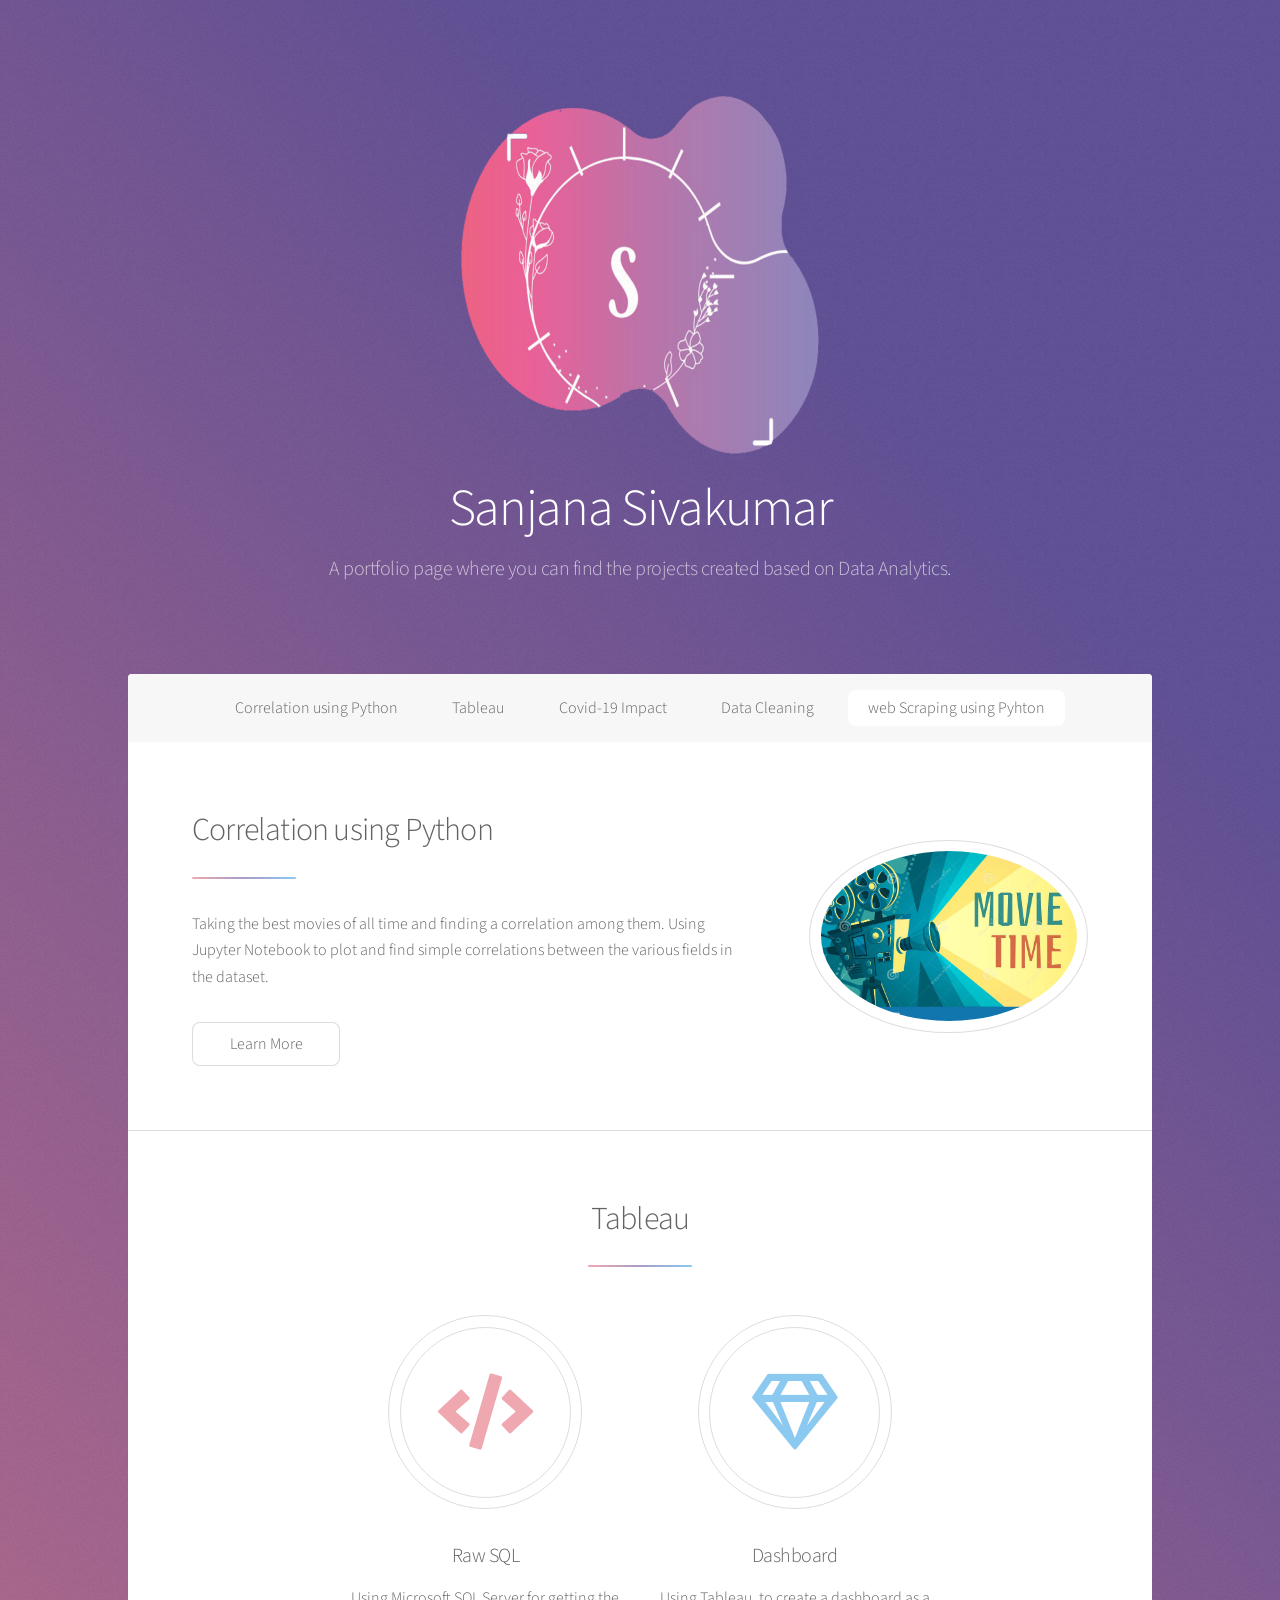
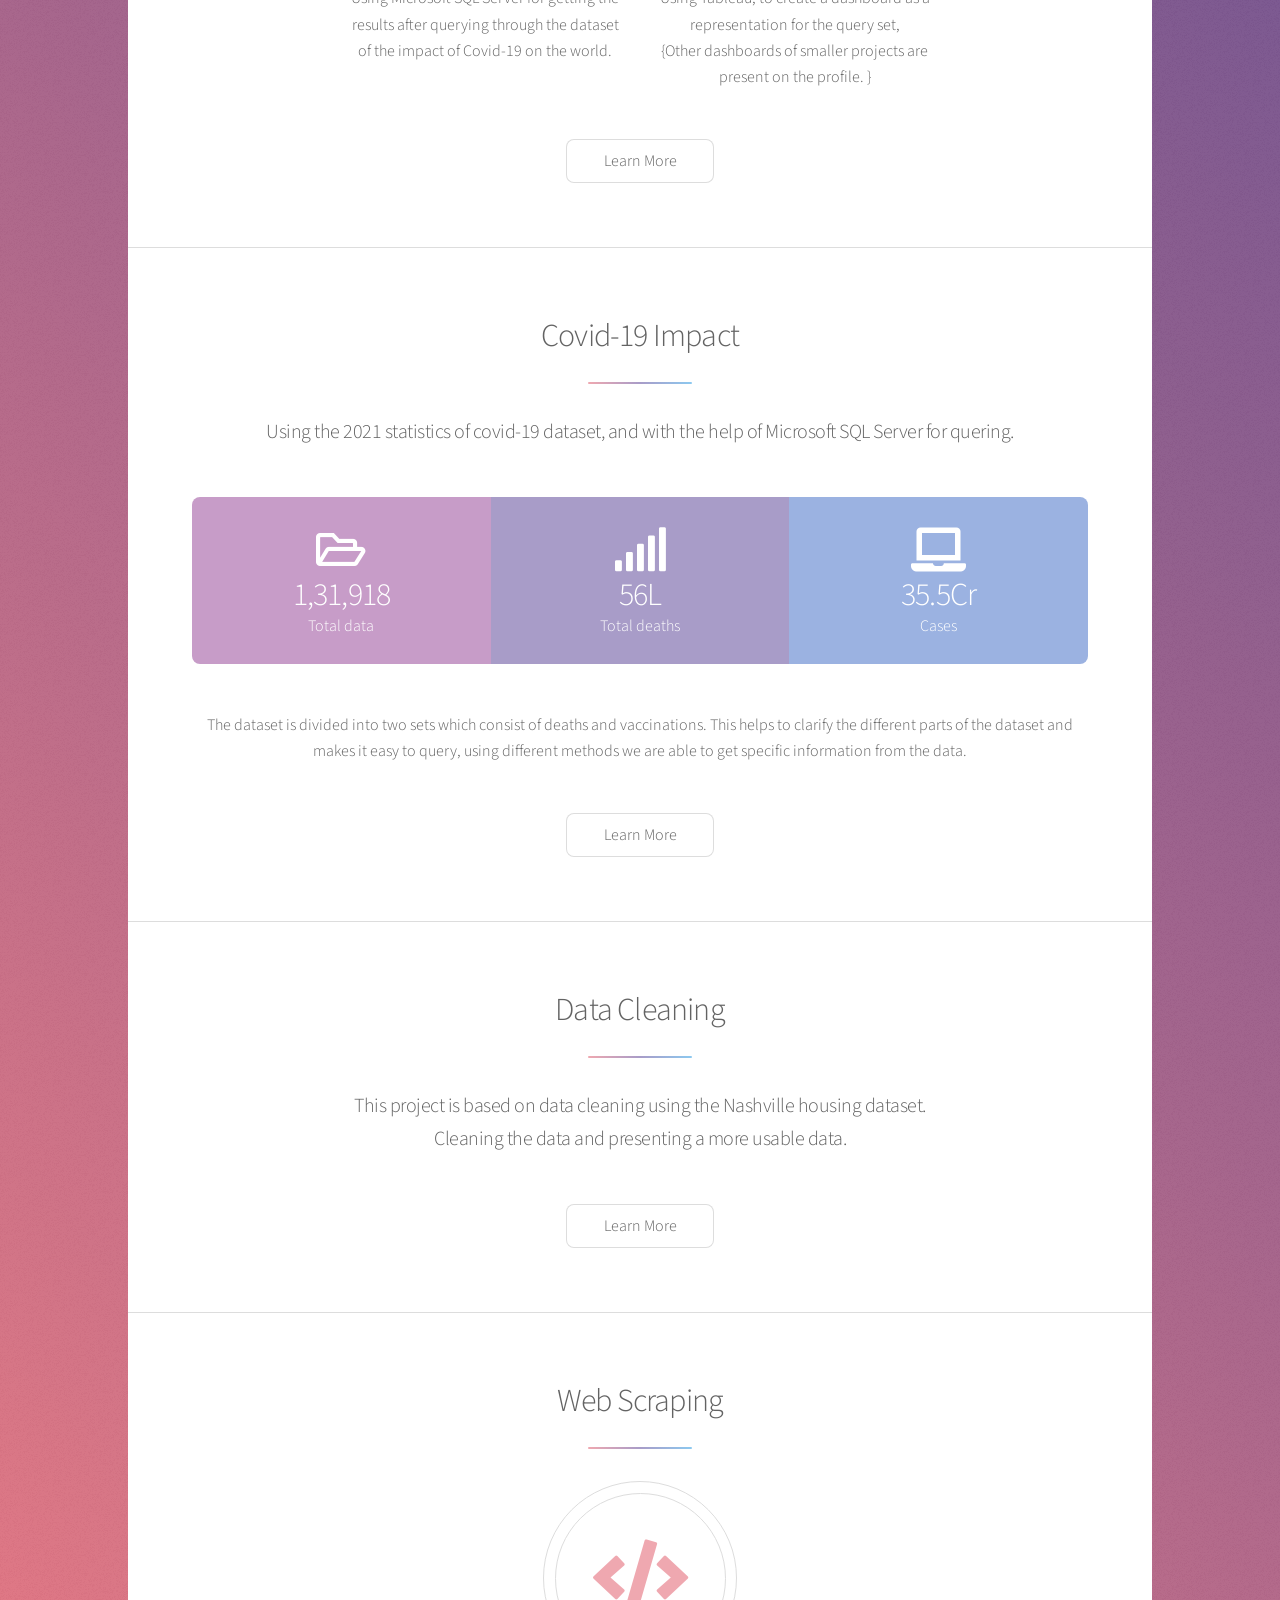
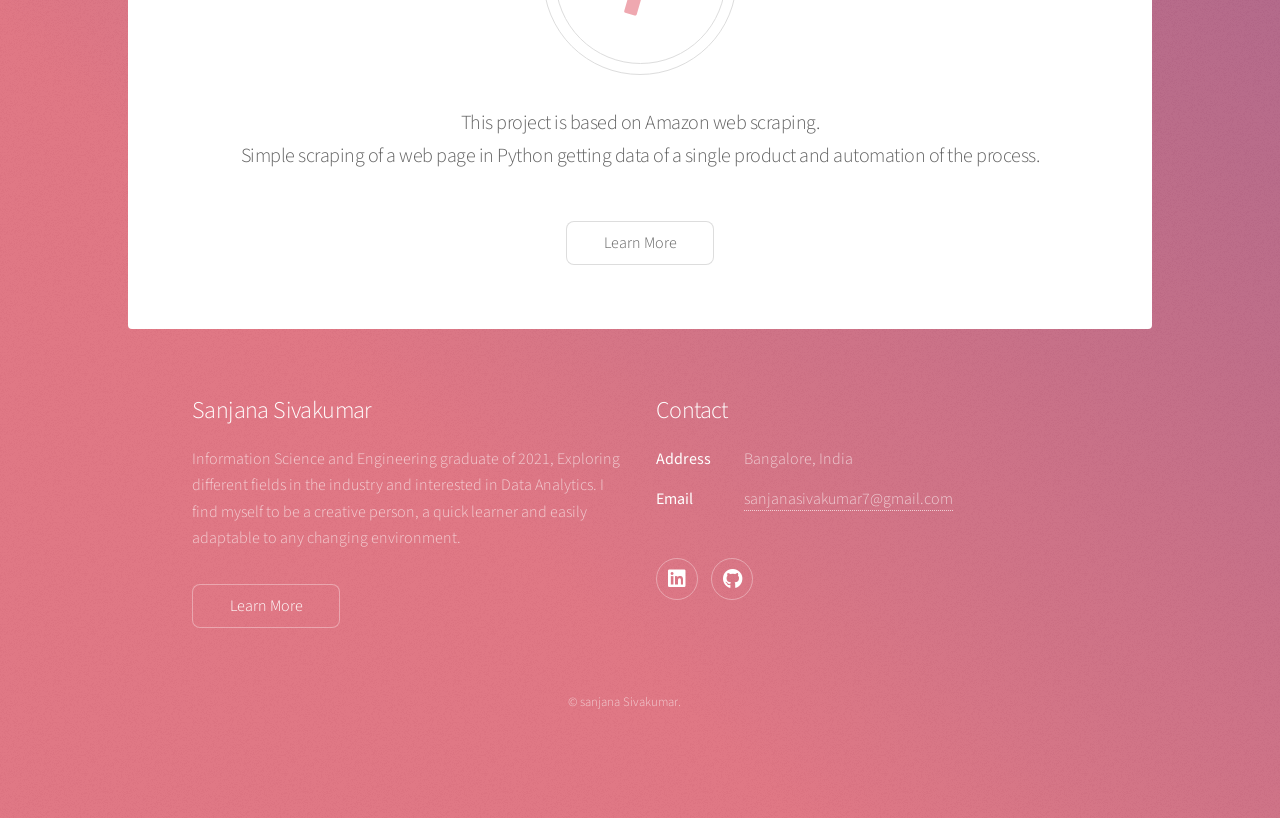
<file: index.html>
<!DOCTYPE HTML>
<!--
	Stellar by HTML5 UP
	html5up.net | @ajlkn
	Free for personal and commercial use under the CCA 3.0 license (html5up.net/license)
-->
<html>
	<head>
		<title>Portfolio Website</title>
		<meta charset="utf-8" />
		<meta name="viewport" content="width=device-width, initial-scale=1, user-scalable=no" />
		<link rel="stylesheet" href="assets/css/main.css" />
		<noscript><link rel="stylesheet" href="assets/css/noscript.css" /></noscript>
	</head>
	<body class="is-preload">

		<!-- Wrapper -->
			<div id="wrapper">

				<!-- Header -->
					<header id="header" class="alt">
						<span class="logo"><img src="images/san.png" alt="" /></span>
						<h1>Sanjana Sivakumar</h1>
						<p>A portfolio page where you can find the projects
							 created based on Data Analytics.<br />
						<!-- Socials <a href="https://twitter.com/ajlkn">@ajlkn</a> for <a href="https://html5up.net">HTML5 UP</a>.</p> -->
					</header>

				<!-- Nav -->
					<nav id="nav">
						<ul>
							<li><a href="#intro" class="active">Correlation using Python</a></li>
							<li><a href="#first">Tableau</a></li>
							<li><a href="#second">Covid-19 Impact</a></li>
							<li><a href="#cta">Data Cleaning</a></li>
							<li><a href="#cta2">web Scraping using Pyhton</a></li>
						</ul>
					</nav>

				<!-- Main -->
					<div id="main">

						<!-- Introduction -->
							<section id="intro" class="main">
								<div class="spotlight">
									<div class="content">
										<header class="major">
											<h2>Correlation using Python</h2>
										</header>
										<p>Taking the best movies of all time and finding a correlation among them. Using Jupyter Notebook to plot and find simple correlations between the various fields in the dataset.	</p>
										<ul class="actions">
											<li><a href="https://github.com/sanjanasivakumar7/Portfolio-project/blob/main/Correlation.ipynb" class="button">Learn More</a></li>
										</ul>
									</div>
									<span class="image"><img src="images/pic01.jpg" alt="" /></span>
								</div>
							</section>

						<!-- First Section -->
							<section id="first" class="main special">
								<header class="major">
									<h2>Tableau</h2>
								</header>
								<ul class="features">
									<li>
										<span class="icon solid major style1 fa-code"></span>
										<h3>Raw SQL</h3>
										<p>Using Microsoft SQL Server for getting the results after querying through the dataset of the impact of Covid-19 on the world.</p>

									</li>
									<li>
										<span class="icon major style5 fa-gem"></span>
										<h3>Dashboard</h3>
										<p>Using Tableau, to create a dashboard as a representation for the query set,</br>{Other dashboards of smaller projects are present on the profile. }</p>
									</li>
								</ul>
								<footer class="major">
									<ul class="actions special">
										<li><a href="https://public.tableau.com/app/profile/sanjana.sivakumar3087/viz/coviddatadashboard_16388023904050/Dashboard1#1" class="button">Learn More</a></li>
									</ul>
								</footer>
							</section>

						<!-- Second Section -->
							<section id="second" class="main special">
								<header class="major">
									<h2>Covid-19 Impact</h2>
									<p>Using the 2021 statistics of covid-19 dataset, and with the help of Microsoft SQL Server for quering.<br />
									</p>
								</header>
								<ul class="statistics">
									<!-- <li class="style1">
										<span class="icon solid fa-code-branch"></span>
										<strong>5,120</strong> Etiam
									</li> -->
									<li class="style2">
										<span class="icon fa-folder-open"></span>
										<strong>1,31,918</strong> Total data
									</li>
									<li class="style3">
										<span class="icon solid fa-signal"></span>
										<strong>56L</strong> Total deaths
									</li>
									<li class="style4">
										<span class="icon solid fa-laptop"></span>
										<strong>35.5Cr</strong> Cases
									</li>
									<!-- <li class="style5">
										<span class="icon fa-gem"></span>
										<strong>1,024</strong> Nullam
									</li> -->
								</ul>
								<p class="content">The dataset is divided into two sets which consist of deaths and vaccinations. This helps to clarify the different parts of the dataset and makes it easy to query, using different methods we are able to get specific information from the data. </p>
								<footer class="major">
									<ul class="actions special">
										<li><a href="https://github.com/sanjanasivakumar7/Portfolio-project/blob/main/covid_data.sql" class="button">Learn More</a></li>
									</ul>
								</footer>
							</section>

						<!-- Get Started -->
							<section id="cta" class="main special">
								<header class="major">
									<h2>Data Cleaning</h2>
									<p>This project is based on data cleaning using the Nashville housing dataset. <br />
									Cleaning the data and presenting a more usable data.</p>
								</header>
								<footer class="major">
									<ul class="actions special">
										<!-- <li><a href="generic.html" class="button primary">Get Started</a></li> -->
										<li><a href="https://github.com/sanjanasivakumar7/Portfolio-project/blob/main/NHcleaning.sql" class="button">Learn More</a></li>
									</ul>
								</footer>
							</section>

							<!-- Get Started2 -->
								<section id="cta2" class="main special">
									<header class="major">
										<h2>Web Scraping</h2>
										<span class="icon solid major style1 fa-code"></span>
										<p>This project is based on Amazon web scraping. <br />
										Simple scraping of a web page in Python getting data of a single product and automation of the process.</p>
									</header>
									<footer class="major">
										<ul class="actions special">
											<!-- <li><a href="generic.html" class="button primary">Get Started</a></li> -->
											<li><a href="https://github.com/sanjanasivakumar7/Portfolio-project/blob/main/WS1.ipynb" class="button">Learn More</a></li>
										</ul>
									</footer>
								</section>

					</div>

				<!-- Footer -->
					<footer id="footer">
						<section>
							<h2>Sanjana Sivakumar</h2>
							<p>Information Science and Engineering graduate of 2021, Exploring different fields in the industry and interested in Data Analytics.
							I find myself to be a creative person, a quick learner and easily adaptable to any changing environment.  </p>
							<ul class="actions">
								<li><a href="generic.html" class="button">Learn More</a></li>
							</ul>
						</section>
						<section>
							<h2>Contact</h2>
							<dl class="alt">
								<dt>Address</dt>
								<dd>Bangalore, India</dd>
								<!-- <dt>Phone</dt>
								<dd>+91 </dd> -->
								<dt>Email</dt>
								<dd><a href="mailto:saanjanasivakumar7@gmail.com">sanjanasivakumar7@gmail.com</a></dd>
							</dl>
							<ul class="icons">
								<!-- <li><a href="#" class="icon brands fa-twitter alt"><span class="label">Twitter</span></a></li>
								<li><a href="#" class="icon brands fa-facebook-f alt"><span class="label">Facebook</span></a></li> -->
								<li><a href="https://www.linkedin.com/in/sanjana-sivakumar-b7a309189/" class="icon brands fa-linkedin alt"><span class="label">linkedin</span></a></li>
								<li><a href="https://github.com/sanjanasivakumar7" class="icon brands fa-github alt"><span class="label">GitHub</span></a></li>
								<!-- <li><a href="#" class="icon brands fa-dribbble alt"><span class="label">Dribbble</span></a></li> -->
							</ul>
						</section>
						<p class="copyright">&copy; sanjana Sivakumar.</p>
					</footer>

			</div>

		<!-- Scripts -->
			<script src="assets/js/jquery.min.js"></script>
			<script src="assets/js/jquery.scrollex.min.js"></script>
			<script src="assets/js/jquery.scrolly.min.js"></script>
			<script src="assets/js/browser.min.js"></script>
			<script src="assets/js/breakpoints.min.js"></script>
			<script src="assets/js/util.js"></script>
			<script src="assets/js/main.js"></script>

	</body>
</html>
</file>
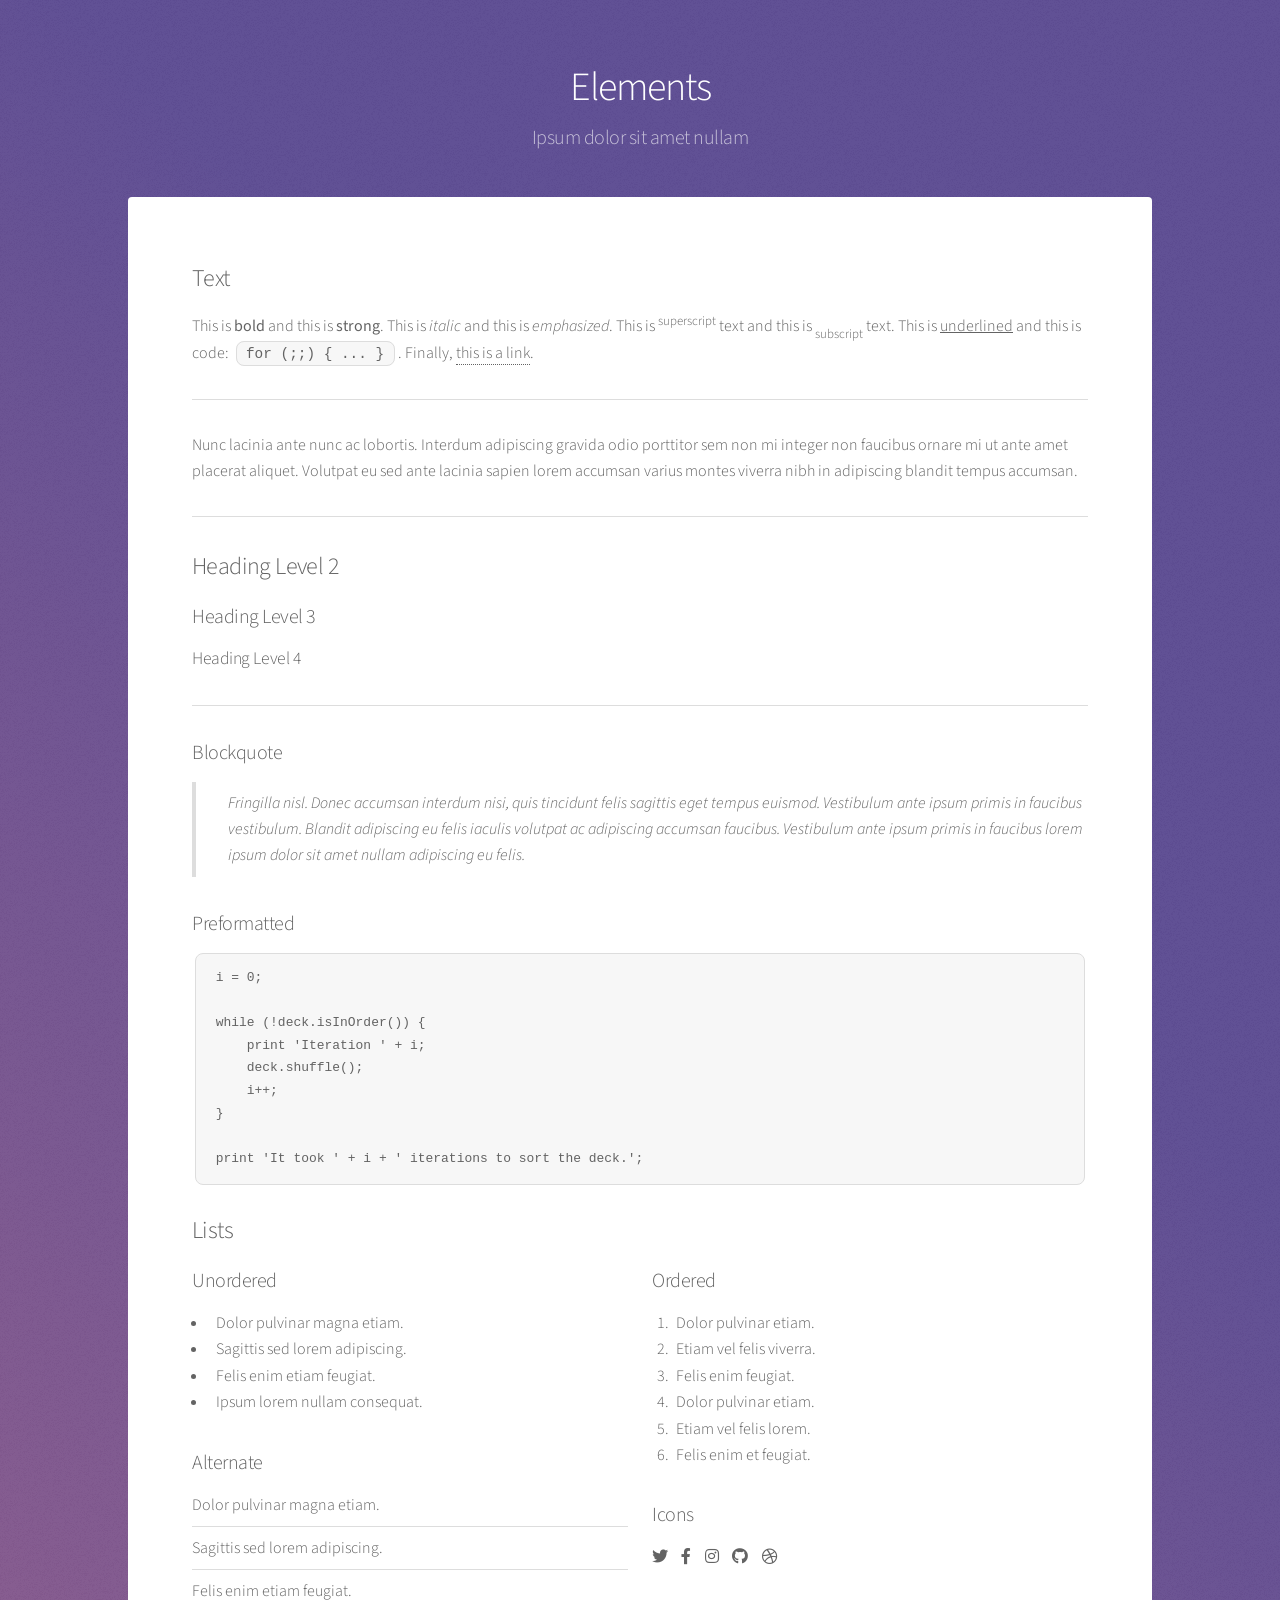
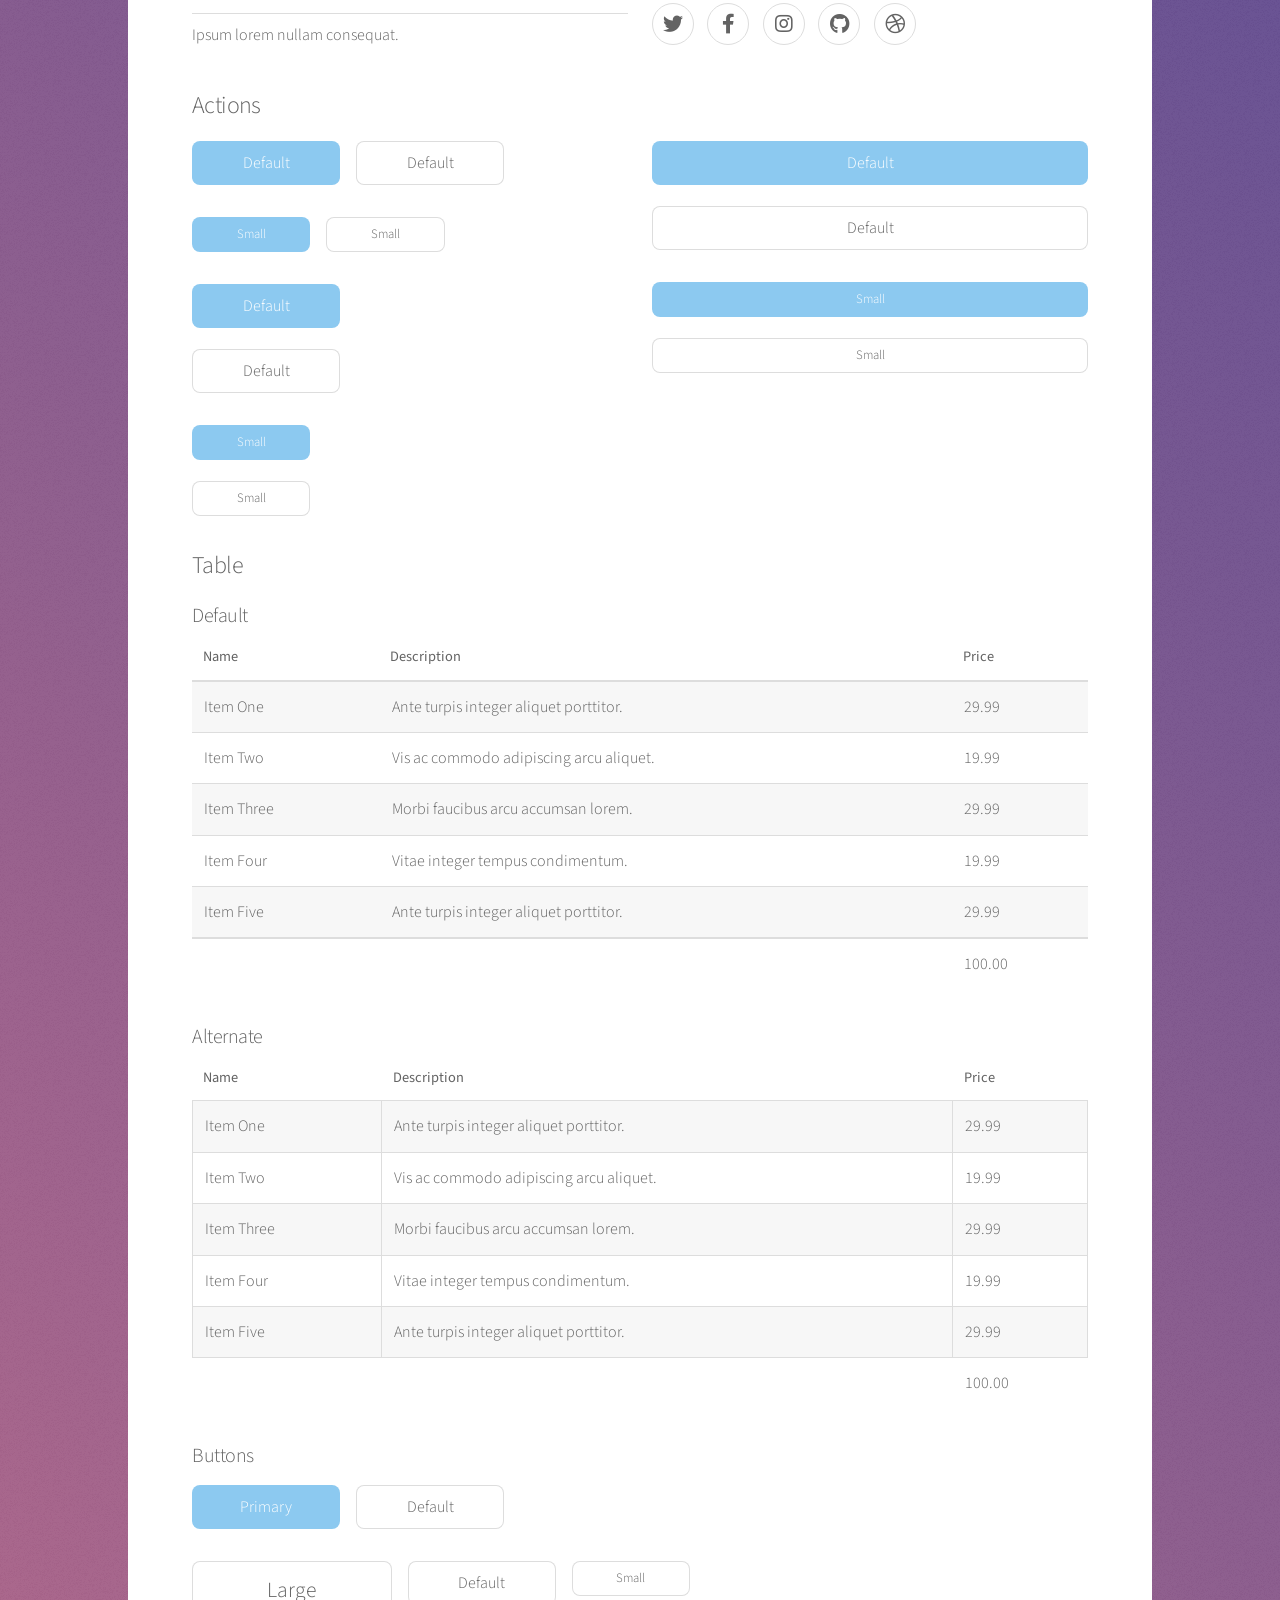
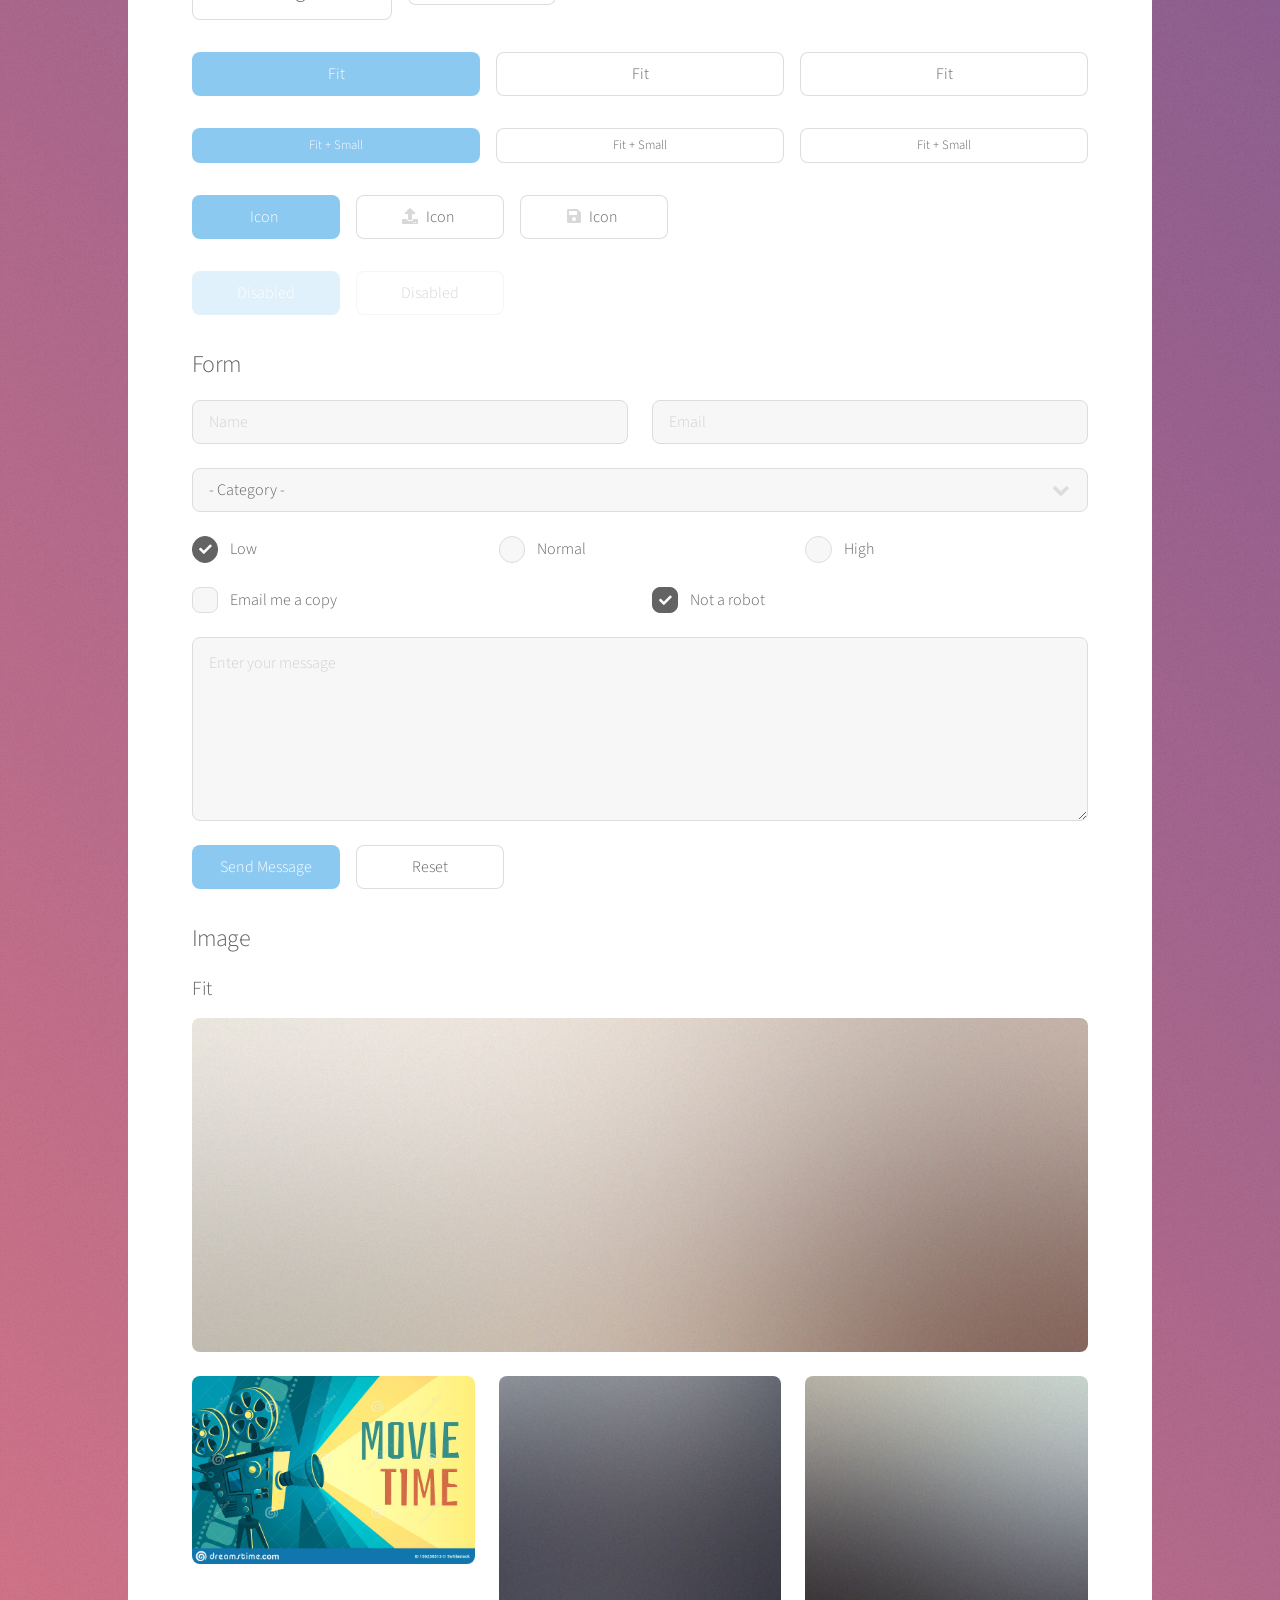
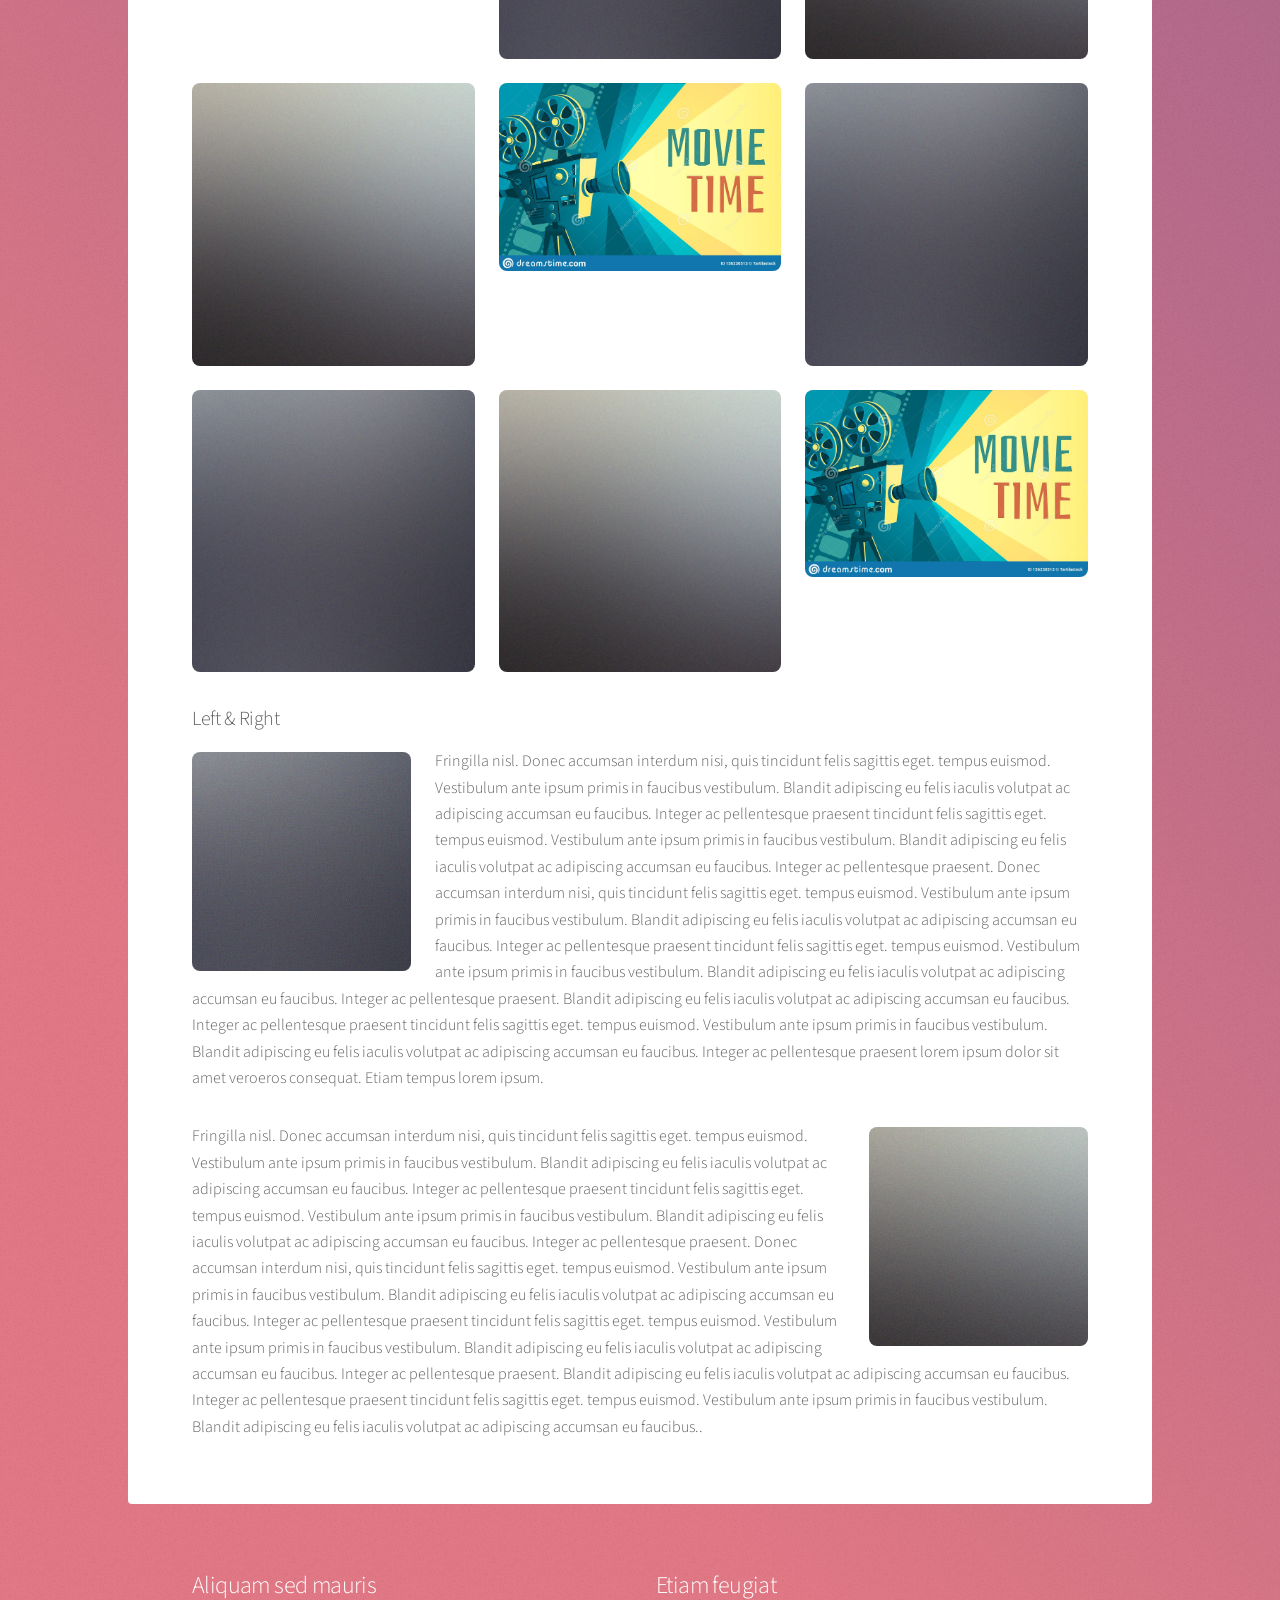
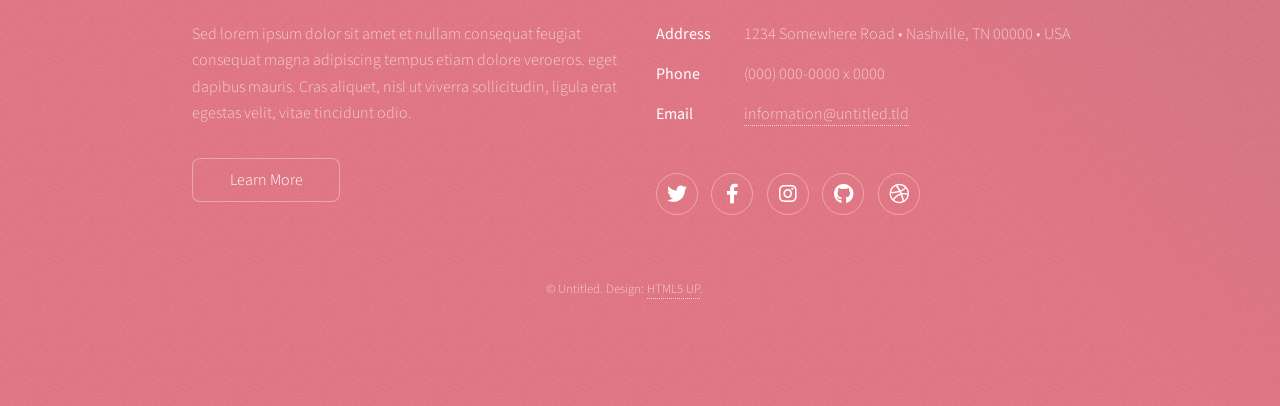
<file: elements.html>
<!DOCTYPE HTML>
<!--
	Stellar by HTML5 UP
	html5up.net | @ajlkn
	Free for personal and commercial use under the CCA 3.0 license (html5up.net/license)
-->
<html>
	<head>
		<title>Elements - Stellar by HTML5 UP</title>
		<meta charset="utf-8" />
		<meta name="viewport" content="width=device-width, initial-scale=1, user-scalable=no" />
		<link rel="stylesheet" href="assets/css/main.css" />
		<noscript><link rel="stylesheet" href="assets/css/noscript.css" /></noscript>
	</head>
	<body class="is-preload">

		<!-- Wrapper -->
			<div id="wrapper">

				<!-- Header -->
					<header id="header">
						<h1>Elements</h1>
						<p>Ipsum dolor sit amet nullam</p>
					</header>

				<!-- Main -->
					<div id="main">

						<!-- Content -->
							<section id="content" class="main">

								<!-- Text -->
									<section>
										<h2>Text</h2>
										<p>This is <b>bold</b> and this is <strong>strong</strong>. This is <i>italic</i> and this is <em>emphasized</em>.
										This is <sup>superscript</sup> text and this is <sub>subscript</sub> text.
										This is <u>underlined</u> and this is code: <code>for (;;) { ... }</code>. Finally, <a href="#">this is a link</a>.</p>
										<hr />
										<p>Nunc lacinia ante nunc ac lobortis. Interdum adipiscing gravida odio porttitor sem non mi integer non faucibus ornare mi ut ante amet placerat aliquet. Volutpat eu sed ante lacinia sapien lorem accumsan varius montes viverra nibh in adipiscing blandit tempus accumsan.</p>
										<hr />
										<h2>Heading Level 2</h2>
										<h3>Heading Level 3</h3>
										<h4>Heading Level 4</h4>
										<hr />
										<h3>Blockquote</h3>
										<blockquote>Fringilla nisl. Donec accumsan interdum nisi, quis tincidunt felis sagittis eget tempus euismod. Vestibulum ante ipsum primis in faucibus vestibulum. Blandit adipiscing eu felis iaculis volutpat ac adipiscing accumsan faucibus. Vestibulum ante ipsum primis in faucibus lorem ipsum dolor sit amet nullam adipiscing eu felis.</blockquote>
										<h3>Preformatted</h3>
										<pre><code>i = 0;

while (!deck.isInOrder()) {
    print 'Iteration ' + i;
    deck.shuffle();
    i++;
}

print 'It took ' + i + ' iterations to sort the deck.';</code></pre>
									</section>

								<!-- Lists -->
									<section>
										<h2>Lists</h2>
										<div class="row">
											<div class="col-6 col-12-medium">
												<h3>Unordered</h3>
												<ul>
													<li>Dolor pulvinar magna etiam.</li>
													<li>Sagittis sed lorem adipiscing.</li>
													<li>Felis enim etiam feugiat.</li>
													<li>Ipsum lorem nullam consequat.</li>
												</ul>
												<h3>Alternate</h3>
												<ul class="alt">
													<li>Dolor pulvinar magna etiam.</li>
													<li>Sagittis sed lorem adipiscing.</li>
													<li>Felis enim etiam feugiat.</li>
													<li>Ipsum lorem nullam consequat.</li>
												</ul>
											</div>
											<div class="col-6 col-12-medium">
												<h3>Ordered</h3>
												<ol>
													<li>Dolor pulvinar etiam.</li>
													<li>Etiam vel felis viverra.</li>
													<li>Felis enim feugiat.</li>
													<li>Dolor pulvinar etiam.</li>
													<li>Etiam vel felis lorem.</li>
													<li>Felis enim et feugiat.</li>
												</ol>
												<h3>Icons</h3>
												<ul class="icons">
													<li><a href="#" class="icon brands fa-twitter"><span class="label">Twitter</span></a></li>
													<li><a href="#" class="icon brands fa-facebook-f"><span class="label">Facebook</span></a></li>
													<li><a href="#" class="icon brands fa-instagram"><span class="label">Instagram</span></a></li>
													<li><a href="#" class="icon brands fa-github"><span class="label">GitHub</span></a></li>
													<li><a href="#" class="icon brands fa-dribbble"><span class="label">Dribbble</span></a></li>
												</ul>
												<ul class="icons">
													<li><a href="#" class="icon brands alt fa-twitter"><span class="label">Twitter</span></a></li>
													<li><a href="#" class="icon brands alt fa-facebook-f"><span class="label">Facebook</span></a></li>
													<li><a href="#" class="icon brands alt fa-instagram"><span class="label">Instagram</span></a></li>
													<li><a href="#" class="icon brands alt fa-github"><span class="label">GitHub</span></a></li>
													<li><a href="#" class="icon brands alt fa-dribbble"><span class="label">Dribbble</span></a></li>
												</ul>
											</div>
										</div>
										<h2>Actions</h2>
										<div class="row">
											<div class="col-6 col-12-medium">
												<ul class="actions">
													<li><a href="#" class="button primary">Default</a></li>
													<li><a href="#" class="button">Default</a></li>
												</ul>
												<ul class="actions small">
													<li><a href="#" class="button primary small">Small</a></li>
													<li><a href="#" class="button small">Small</a></li>
												</ul>
												<ul class="actions stacked">
													<li><a href="#" class="button primary">Default</a></li>
													<li><a href="#" class="button">Default</a></li>
												</ul>
												<ul class="actions stacked">
													<li><a href="#" class="button primary small">Small</a></li>
													<li><a href="#" class="button small">Small</a></li>
												</ul>
											</div>
											<div class="col-6 col-12-medium">
												<ul class="actions stacked">
													<li><a href="#" class="button primary fit">Default</a></li>
													<li><a href="#" class="button fit">Default</a></li>
												</ul>
												<ul class="actions stacked">
													<li><a href="#" class="button primary small fit">Small</a></li>
													<li><a href="#" class="button small fit">Small</a></li>
												</ul>
											</div>
										</div>
									</section>

								<!-- Table -->
									<section>
										<h2>Table</h2>
										<h3>Default</h3>
										<div class="table-wrapper">
											<table>
												<thead>
													<tr>
														<th>Name</th>
														<th>Description</th>
														<th>Price</th>
													</tr>
												</thead>
												<tbody>
													<tr>
														<td>Item One</td>
														<td>Ante turpis integer aliquet porttitor.</td>
														<td>29.99</td>
													</tr>
													<tr>
														<td>Item Two</td>
														<td>Vis ac commodo adipiscing arcu aliquet.</td>
														<td>19.99</td>
													</tr>
													<tr>
														<td>Item Three</td>
														<td> Morbi faucibus arcu accumsan lorem.</td>
														<td>29.99</td>
													</tr>
													<tr>
														<td>Item Four</td>
														<td>Vitae integer tempus condimentum.</td>
														<td>19.99</td>
													</tr>
													<tr>
														<td>Item Five</td>
														<td>Ante turpis integer aliquet porttitor.</td>
														<td>29.99</td>
													</tr>
												</tbody>
												<tfoot>
													<tr>
														<td colspan="2"></td>
														<td>100.00</td>
													</tr>
												</tfoot>
											</table>
										</div>

										<h3>Alternate</h3>
										<div class="table-wrapper">
											<table class="alt">
												<thead>
													<tr>
														<th>Name</th>
														<th>Description</th>
														<th>Price</th>
													</tr>
												</thead>
												<tbody>
													<tr>
														<td>Item One</td>
														<td>Ante turpis integer aliquet porttitor.</td>
														<td>29.99</td>
													</tr>
													<tr>
														<td>Item Two</td>
														<td>Vis ac commodo adipiscing arcu aliquet.</td>
														<td>19.99</td>
													</tr>
													<tr>
														<td>Item Three</td>
														<td> Morbi faucibus arcu accumsan lorem.</td>
														<td>29.99</td>
													</tr>
													<tr>
														<td>Item Four</td>
														<td>Vitae integer tempus condimentum.</td>
														<td>19.99</td>
													</tr>
													<tr>
														<td>Item Five</td>
														<td>Ante turpis integer aliquet porttitor.</td>
														<td>29.99</td>
													</tr>
												</tbody>
												<tfoot>
													<tr>
														<td colspan="2"></td>
														<td>100.00</td>
													</tr>
												</tfoot>
											</table>
										</div>
									</section>

								<!-- Buttons -->
									<section>
										<h3>Buttons</h3>
										<ul class="actions">
											<li><a href="#" class="button primary">Primary</a></li>
											<li><a href="#" class="button">Default</a></li>
										</ul>
										<ul class="actions">
											<li><a href="#" class="button large">Large</a></li>
											<li><a href="#" class="button">Default</a></li>
											<li><a href="#" class="button small">Small</a></li>
										</ul>
										<ul class="actions fit">
											<li><a href="#" class="button primary fit">Fit</a></li>
											<li><a href="#" class="button fit">Fit</a></li>
											<li><a href="#" class="button fit">Fit</a></li>
										</ul>
										<ul class="actions fit small">
											<li><a href="#" class="button primary fit small">Fit + Small</a></li>
											<li><a href="#" class="button fit small">Fit + Small</a></li>
											<li><a href="#" class="button fit small">Fit + Small</a></li>
										</ul>
										<ul class="actions">
											<li><a href="#" class="button primary icon solidfa-download">Icon</a></li>
											<li><a href="#" class="button icon solid fa-upload">Icon</a></li>
											<li><a href="#" class="button icon solid fa-save">Icon</a></li>
										</ul>
										<ul class="actions">
											<li><span class="button primary disabled">Disabled</span></li>
											<li><span class="button disabled">Disabled</span></li>
										</ul>
									</section>

								<!-- Form -->
									<section>
										<h2>Form</h2>
										<form method="post" action="#">
											<div class="row gtr-uniform">
												<div class="col-6 col-12-xsmall">
													<input type="text" name="demo-name" id="demo-name" value="" placeholder="Name" />
												</div>
												<div class="col-6 col-12-xsmall">
													<input type="email" name="demo-email" id="demo-email" value="" placeholder="Email" />
												</div>
												<div class="col-12">
													<select name="demo-category" id="demo-category">
														<option value="">- Category -</option>
														<option value="1">Manufacturing</option>
														<option value="1">Shipping</option>
														<option value="1">Administration</option>
														<option value="1">Human Resources</option>
													</select>
												</div>
												<div class="col-4 col-12-small">
													<input type="radio" id="demo-priority-low" name="demo-priority" checked>
													<label for="demo-priority-low">Low</label>
												</div>
												<div class="col-4 col-12-small">
													<input type="radio" id="demo-priority-normal" name="demo-priority">
													<label for="demo-priority-normal">Normal</label>
												</div>
												<div class="col-4 col-12-small">
													<input type="radio" id="demo-priority-high" name="demo-priority">
													<label for="demo-priority-high">High</label>
												</div>
												<div class="col-6 col-12-small">
													<input type="checkbox" id="demo-copy" name="demo-copy">
													<label for="demo-copy">Email me a copy</label>
												</div>
												<div class="col-6 col-12-small">
													<input type="checkbox" id="demo-human" name="demo-human" checked>
													<label for="demo-human">Not a robot</label>
												</div>
												<div class="col-12">
													<textarea name="demo-message" id="demo-message" placeholder="Enter your message" rows="6"></textarea>
												</div>
												<div class="col-12">
													<ul class="actions">
														<li><input type="submit" value="Send Message" class="primary" /></li>
														<li><input type="reset" value="Reset" /></li>
													</ul>
												</div>
											</div>
										</form>
									</section>

								<!-- Image -->
									<section>
										<h2>Image</h2>
										<h3>Fit</h3>
										<div class="box alt">
											<div class="row gtr-uniform">
												<div class="col-12"><span class="image fit"><img src="images/pic04.jpg" alt="" /></span></div>
												<div class="col-4"><span class="image fit"><img src="images/pic01.jpg" alt="" /></span></div>
												<div class="col-4"><span class="image fit"><img src="images/pic02.jpg" alt="" /></span></div>
												<div class="col-4"><span class="image fit"><img src="images/pic03.jpg" alt="" /></span></div>
												<div class="col-4"><span class="image fit"><img src="images/pic03.jpg" alt="" /></span></div>
												<div class="col-4"><span class="image fit"><img src="images/pic01.jpg" alt="" /></span></div>
												<div class="col-4"><span class="image fit"><img src="images/pic02.jpg" alt="" /></span></div>
												<div class="col-4"><span class="image fit"><img src="images/pic02.jpg" alt="" /></span></div>
												<div class="col-4"><span class="image fit"><img src="images/pic03.jpg" alt="" /></span></div>
												<div class="col-4"><span class="image fit"><img src="images/pic01.jpg" alt="" /></span></div>
											</div>
										</div>
										<h3>Left &amp; Right</h3>
										<p><span class="image left"><img src="images/pic05.jpg" alt="" /></span>Fringilla nisl. Donec accumsan interdum nisi, quis tincidunt felis sagittis eget. tempus euismod. Vestibulum ante ipsum primis in faucibus vestibulum. Blandit adipiscing eu felis iaculis volutpat ac adipiscing accumsan eu faucibus. Integer ac pellentesque praesent tincidunt felis sagittis eget. tempus euismod. Vestibulum ante ipsum primis in faucibus vestibulum. Blandit adipiscing eu felis iaculis volutpat ac adipiscing accumsan eu faucibus. Integer ac pellentesque praesent. Donec accumsan interdum nisi, quis tincidunt felis sagittis eget. tempus euismod. Vestibulum ante ipsum primis in faucibus vestibulum. Blandit adipiscing eu felis iaculis volutpat ac adipiscing accumsan eu faucibus. Integer ac pellentesque praesent tincidunt felis sagittis eget. tempus euismod. Vestibulum ante ipsum primis in faucibus vestibulum. Blandit adipiscing eu felis iaculis volutpat ac adipiscing accumsan eu faucibus. Integer ac pellentesque praesent. Blandit adipiscing eu felis iaculis volutpat ac adipiscing accumsan eu faucibus. Integer ac pellentesque praesent tincidunt felis sagittis eget. tempus euismod. Vestibulum ante ipsum primis in faucibus vestibulum. Blandit adipiscing eu felis iaculis volutpat ac adipiscing accumsan eu faucibus. Integer ac pellentesque praesent lorem ipsum dolor sit amet veroeros consequat. Etiam tempus lorem ipsum.</p>
										<p><span class="image right"><img src="images/pic06.jpg" alt="" /></span>Fringilla nisl. Donec accumsan interdum nisi, quis tincidunt felis sagittis eget. tempus euismod. Vestibulum ante ipsum primis in faucibus vestibulum. Blandit adipiscing eu felis iaculis volutpat ac adipiscing accumsan eu faucibus. Integer ac pellentesque praesent tincidunt felis sagittis eget. tempus euismod. Vestibulum ante ipsum primis in faucibus vestibulum. Blandit adipiscing eu felis iaculis volutpat ac adipiscing accumsan eu faucibus. Integer ac pellentesque praesent. Donec accumsan interdum nisi, quis tincidunt felis sagittis eget. tempus euismod. Vestibulum ante ipsum primis in faucibus vestibulum. Blandit adipiscing eu felis iaculis volutpat ac adipiscing accumsan eu faucibus. Integer ac pellentesque praesent tincidunt felis sagittis eget. tempus euismod. Vestibulum ante ipsum primis in faucibus vestibulum. Blandit adipiscing eu felis iaculis volutpat ac adipiscing accumsan eu faucibus. Integer ac pellentesque praesent. Blandit adipiscing eu felis iaculis volutpat ac adipiscing accumsan eu faucibus. Integer ac pellentesque praesent tincidunt felis sagittis eget. tempus euismod. Vestibulum ante ipsum primis in faucibus vestibulum. Blandit adipiscing eu felis iaculis volutpat ac adipiscing accumsan eu faucibus..</p>
									</section>

							</section>

					</div>

				<!-- Footer -->
					<footer id="footer">
						<section>
							<h2>Aliquam sed mauris</h2>
							<p>Sed lorem ipsum dolor sit amet et nullam consequat feugiat consequat magna adipiscing tempus etiam dolore veroeros. eget dapibus mauris. Cras aliquet, nisl ut viverra sollicitudin, ligula erat egestas velit, vitae tincidunt odio.</p>
							<ul class="actions">
								<li><a href="#" class="button">Learn More</a></li>
							</ul>
						</section>
						<section>
							<h2>Etiam feugiat</h2>
							<dl class="alt">
								<dt>Address</dt>
								<dd>1234 Somewhere Road &bull; Nashville, TN 00000 &bull; USA</dd>
								<dt>Phone</dt>
								<dd>(000) 000-0000 x 0000</dd>
								<dt>Email</dt>
								<dd><a href="#">information@untitled.tld</a></dd>
							</dl>
							<ul class="icons">
								<li><a href="#" class="icon brands fa-twitter alt"><span class="label">Twitter</span></a></li>
								<li><a href="#" class="icon brands fa-facebook-f alt"><span class="label">Facebook</span></a></li>
								<li><a href="#" class="icon brands fa-instagram alt"><span class="label">Instagram</span></a></li>
								<li><a href="#" class="icon brands fa-github alt"><span class="label">GitHub</span></a></li>
								<li><a href="#" class="icon brands fa-dribbble alt"><span class="label">Dribbble</span></a></li>
							</ul>
						</section>
						<p class="copyright">&copy; Untitled. Design: <a href="https://html5up.net">HTML5 UP</a>.</p>
					</footer>

			</div>

		<!-- Scripts -->
			<script src="assets/js/jquery.min.js"></script>
			<script src="assets/js/jquery.scrollex.min.js"></script>
			<script src="assets/js/jquery.scrolly.min.js"></script>
			<script src="assets/js/browser.min.js"></script>
			<script src="assets/js/breakpoints.min.js"></script>
			<script src="assets/js/util.js"></script>
			<script src="assets/js/main.js"></script>

	</body>
</html>
</file>
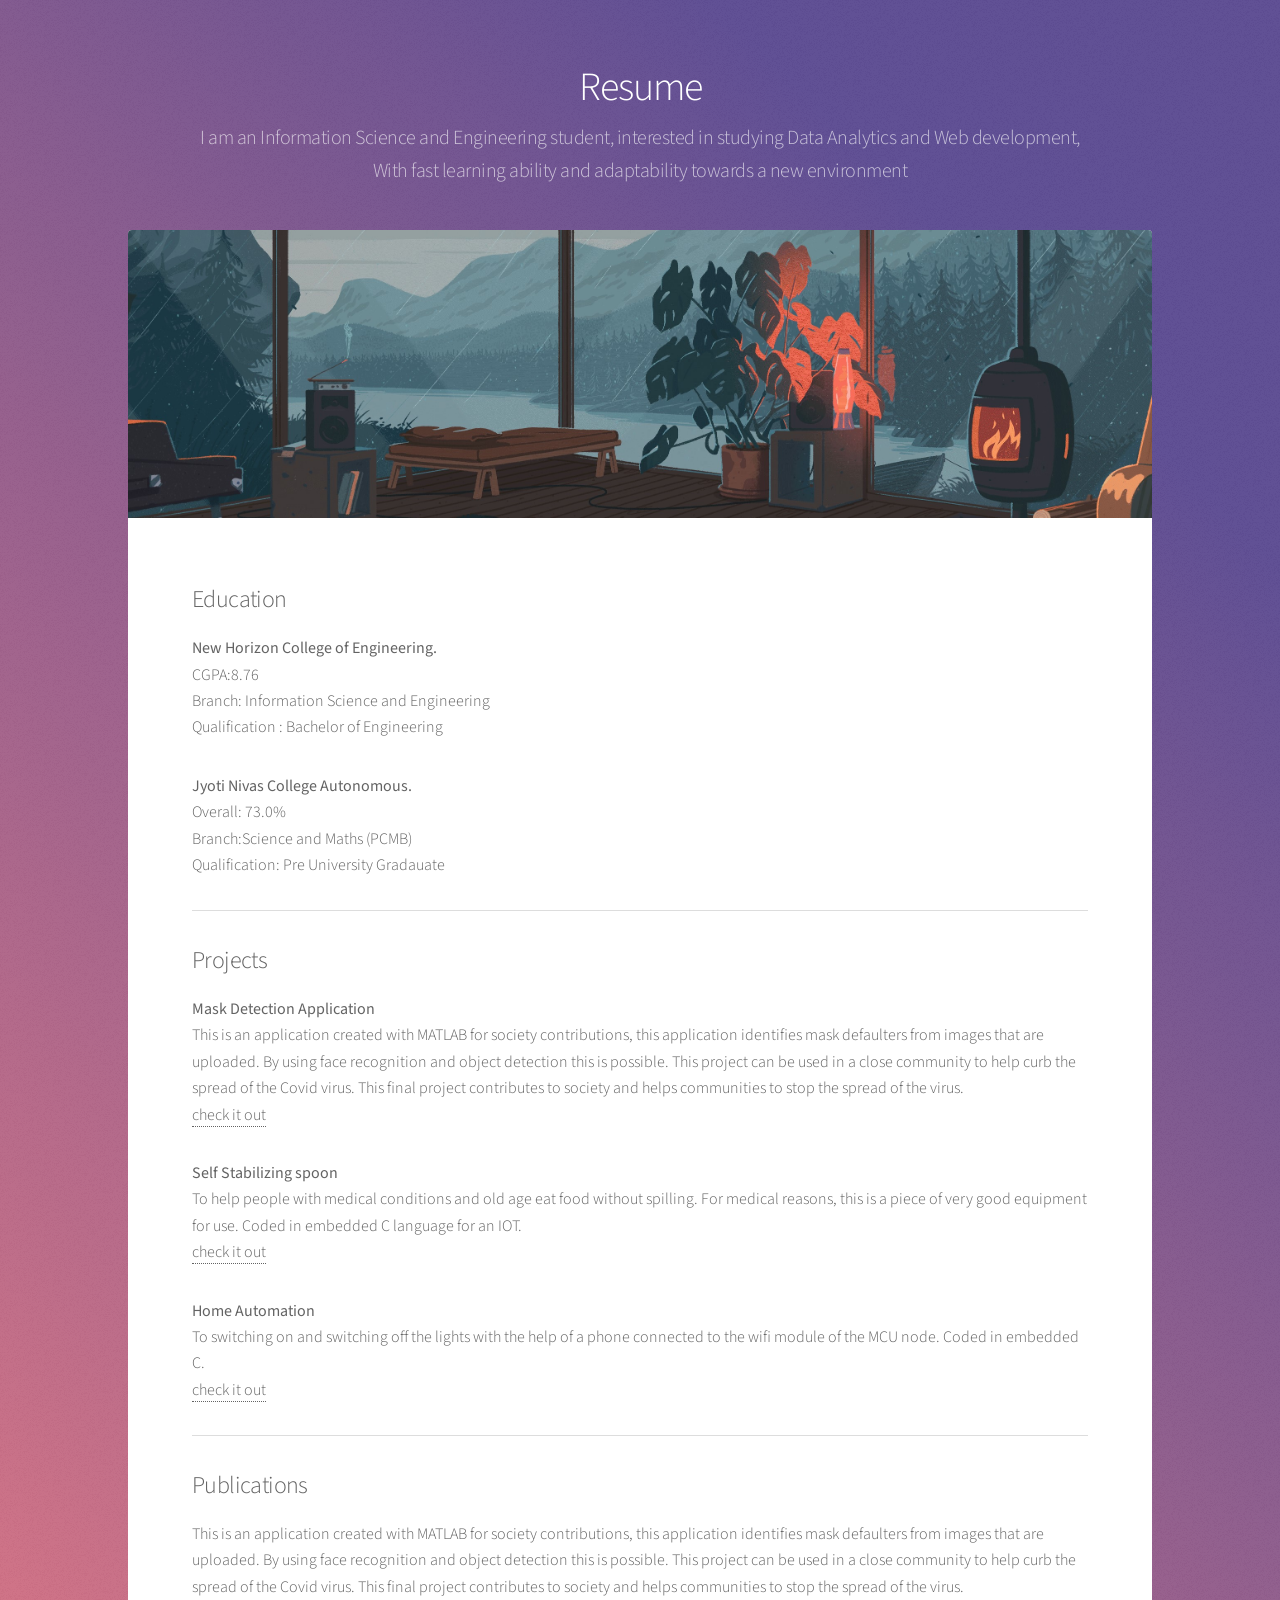
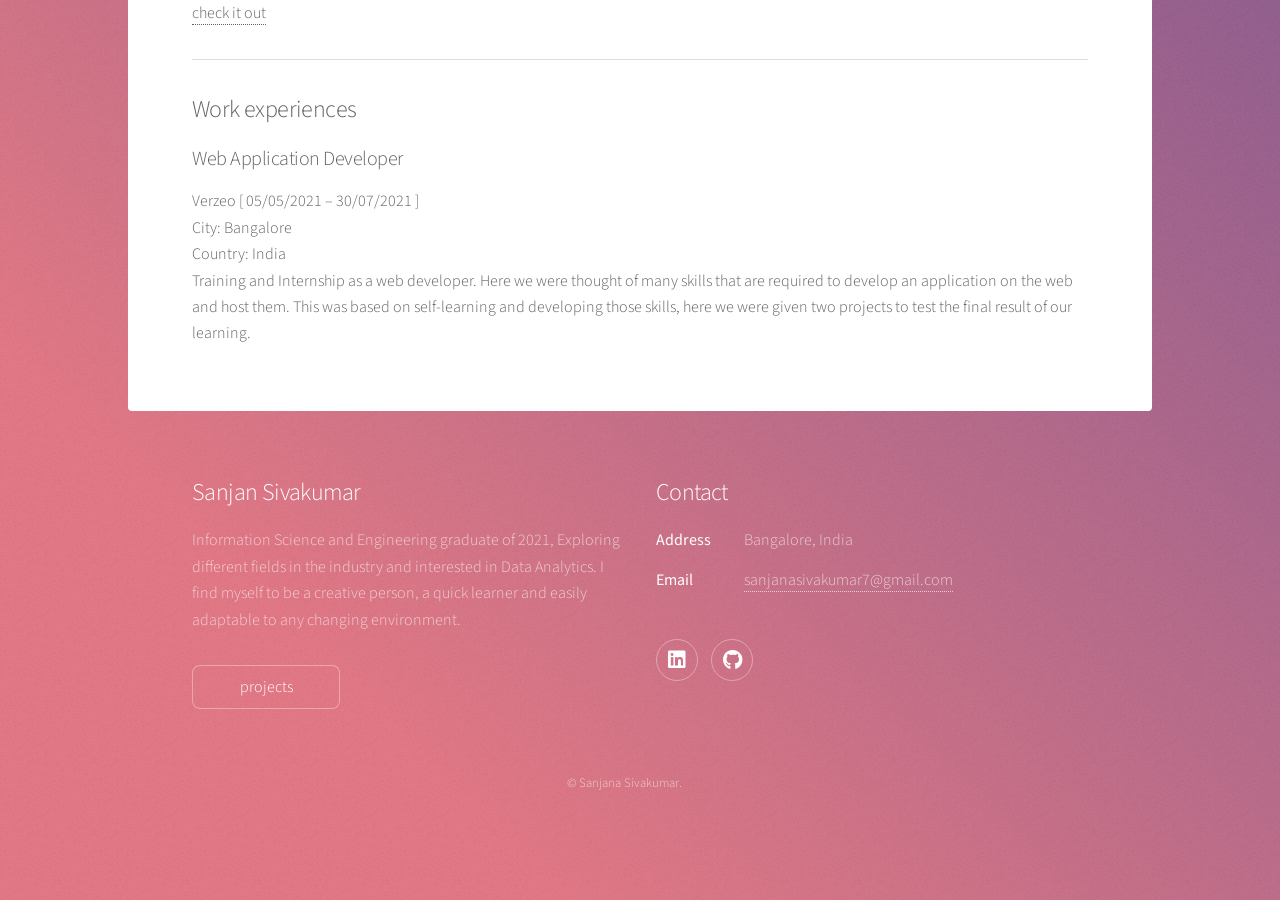
<file: generic.html>
<!DOCTYPE HTML>
<!--
	Stellar by HTML5 UP
	html5up.net | @ajlkn
	Free for personal and commercial use under the CCA 3.0 license (html5up.net/license)
-->
<html>
	<head>
		<title>Resume</title>
		<meta charset="utf-8" />
		<meta name="viewport" content="width=device-width, initial-scale=1, user-scalable=no" />
		<link rel="stylesheet" href="assets/css/main.css" />
		<noscript><link rel="stylesheet" href="assets/css/noscript.css" /></noscript>
	</head>
	<body class="is-preload">

		<!-- Wrapper -->
			<div id="wrapper">

				<!-- Header -->
					<header id="header">
						<h1>Resume</h1>
						<p>I am an Information Science and Engineering student, interested in studying Data Analytics and Web development, With fast learning ability and adaptability towards a new environment</p>
					</header>

				<!-- Main -->
					<div id="main">

						<!-- Content -->
							<section id="content" class="main">
								<span class="image main"><img src="images/pic044.jpg" alt="" /></span>
								<h2>Education</h2>
								<p><strong>New Horizon College of Engineering.</strong></br> CGPA:8.76 </br> Branch: Information Science and Engineering </br> Qualification : Bachelor of Engineering</p>
								<p><strong>Jyoti Nivas College Autonomous.</strong></br>Overall: 73.0%</br>Branch:Science and Maths (PCMB) </br> Qualification: Pre University Gradauate</p>
								<hr>

								<h2>Projects</h2>
								<p><strong>Mask Detection Application</strong></br>
							   This is an application created with MATLAB for society contributions, this application identiﬁes mask defaulters from images that are uploaded. By using face recognition and object detection this is possible. This project can be used in a close community to help curb the spread of the Covid virus. This ﬁnal project contributes to society and helps communities to stop the spread of the virus.</br>
							  <a href="https://drive.google.com/ﬁle/d/1h6Dv4h99jzDuC5OfzH4qYkjWYlc0JHhW/view?usp=sharing">check it out</a>	</p>
							  <p><strong>Self Stabilizing spoon</strong></br>
							     To help people with medical conditions and old age eat food without spilling. For medical reasons, this is a piece of very good equipment for use. Coded in embedded C language for an IOT.</br>
						    <a href="https://drive.google.com/ﬁle/d/199gK-__HfGI7gtd1vdY3JWAUSTuu3csG/view?usp=sharing ">check it out</a></p>
					  	 <p><strong>Home Automation</strong></br>
					       	To switching on and switching oﬀ the lights with the help of a phone connected to the wiﬁ module of the MCU node. Coded in embedded C. </br>
				      	<a href="https://docs.google.com/document/d/1sn9F1z3sYwacteJlTVTWTmtcgbxKrifgpvd-v1QnNDU/edit?usp=sharing">check it out</a></p>
				    	<hr>

				  	<h2>Publications</h2>
						<p>This is an application created with MATLAB for society contributions, this application identiﬁes mask defaulters from images that are uploaded. By using face recognition and object detection this is possible. This project can be used in a close community to help curb the spread of the Covid virus. This ﬁnal project contributes to society and helps communities to stop the spread of the virus.</br>
						<a href="https://doi.org/10.22214/ijraset.2021.36989">check it out</a></p>
						<hr>

						<h2>Work experiences</h2>
							<h3>Web Application Developer</h3>
							<p>
								Verzeo [ 05/05/2021 – 30/07/2021 ]</br> City: Bangalore</br> Country: India </br>
                Training and Internship as a web developer. Here we were thought of many skills that are required to develop an application on the web and host them. This was based on self-learning and developing those skills, here we were given two projects to test the ﬁnal result of our learning.
							</p>
							</section>

					</div>

				<!-- Footer -->
					<footer id="footer">
						<section>
							<h2>Sanjan Sivakumar</h2>
							<p>Information Science and Engineering graduate of 2021, Exploring different fields in the industry and interested in Data Analytics.
							I find myself to be a creative person, a quick learner and easily adaptable to any changing environment.</p>
							<ul class="actions">
								<li><a href="index.html" class="button">projects</a></li>
							</ul>
						</section>
						<section>
							<h2>Contact</h2>
							<dl class="alt">
								<dt>Address</dt>
								<dd>Bangalore, India</dd>
								<!-- <dt>Phone</dt>
								<dd>(000) 000-0000 x 0000</dd> -->
								<dt>Email</dt>
								<dd><a href="mailto:saanjanasivakumar7@gmail.com">sanjanasivakumar7@gmail.com</a></dd>
							</dl>
							<ul class="icons">
								<!-- <li><a href="#" class="icon brands fa-twitter alt"><span class="label">Twitter</span></a></li>
								<li><a href="#" class="icon brands fa-facebook-f alt"><span class="label">Facebook</span></a></li> -->
								<li><a href="https://www.linkedin.com/in/sanjana-sivakumar-b7a309189/" class=" icon brands fa-linkedin alt"><span class="label">linkededIn</span></a></li>
								<li><a href="https://github.com/sanjanasivakumar7" class="icon brands fa-github alt"><span class="label">GitHub</span></a></li>
								<!-- <li><a href="#" class="icon brands fa-dribbble alt"><span class="label">Dribbble</span></a></li> -->
							</ul>
						</section>
						<p class="copyright">&copy; Sanjana Sivakumar.</p>
					</footer>

			</div>

		<!-- Scripts -->
			<script src="assets/js/jquery.min.js"></script>
			<script src="assets/js/jquery.scrollex.min.js"></script>
			<script src="assets/js/jquery.scrolly.min.js"></script>
			<script src="assets/js/browser.min.js"></script>
			<script src="assets/js/breakpoints.min.js"></script>
			<script src="assets/js/util.js"></script>
			<script src="assets/js/main.js"></script>

	</body>
</html>
</file>
<file: assets/css/noscript.css>
/*
	Stellar by HTML5 UP
	html5up.net | @ajlkn
	Free for personal and commercial use under the CCA 3.0 license (html5up.net/license)
*/

/* Header */

	body.is-preload #header.alt > * {
		opacity: 1;
	}

	body.is-preload #header.alt .logo {
		-moz-transform: none;
		-webkit-transform: none;
		-ms-transform: none;
		transform: none;
	}
</file>
<file: assets/css/main.css>
@import url(fontawesome-all.min.css);
@import 'https://fonts.googleapis.com/css?family=Source+Sans+Pro:300,400';

/*
	Stellar by HTML5 UP
	html5up.net | @ajlkn
	Free for personal and commercial use under the CCA 3.0 license (html5up.net/license)
*/

html, body, div, span, applet, object,
iframe, h1, h2, h3, h4, h5, h6, p, blockquote,
pre, a, abbr, acronym, address, big, cite,
code, del, dfn, em, img, ins, kbd, q, s, samp,
small, strike, strong, sub, sup, tt, var, b,
u, i, center, dl, dt, dd, ol, ul, li, fieldset,
form, label, legend, table, caption, tbody,
tfoot, thead, tr, th, td, article, aside,
canvas, details, embed, figure, figcaption,
footer, header, hgroup, menu, nav, output, ruby,
section, summary, time, mark, audio, video {
	margin: 0;
	padding: 0;
	border: 0;
	font-size: 100%;
	font: inherit;
	vertical-align: baseline;}

article, aside, details, figcaption, figure,
footer, header, hgroup, menu, nav, section {
	display: block;}

body {
	line-height: 1;
}

ol, ul {
	list-style: none;
}

blockquote, q {
	quotes: none;
}

	blockquote:before, blockquote:after, q:before, q:after {
		content: '';
		content: none;
	}

table {
	border-collapse: collapse;
	border-spacing: 0;
}

body {
	-webkit-text-size-adjust: none;
}

mark {
	background-color: transparent;
	color: inherit;
}

input::-moz-focus-inner {
	border: 0;
	padding: 0;
}

input, select, textarea {
	-moz-appearance: none;
	-webkit-appearance: none;
	-ms-appearance: none;
	appearance: none;
}

/* Basic */

	@-ms-viewport {
		width: device-width;
	}

	body {
		-ms-overflow-style: scrollbar;
	}

	@media screen and (max-width: 480px) {

		html, body {
			min-width: 320px;
		}

	}

	html {
		box-sizing: border-box;
	}

	*, *:before, *:after {
		box-sizing: inherit;
	}

	body {
		background-color: #935d8c;
		background-image: url("images/overlay.png"), -moz-linear-gradient(45deg, #e37682 15%, #5f4d93 85%);
		background-image: url("images/overlay.png"), -webkit-linear-gradient(45deg, #e37682 15%, #5f4d93 85%);
		background-image: url("images/overlay.png"), -ms-linear-gradient(45deg, #e37682 15%, #5f4d93 85%);
		background-image: url("images/overlay.png"), linear-gradient(45deg, #e37682 15%, #5f4d93 85%);
	}

		body.is-preload *, body.is-preload *:before, body.is-preload *:after {
			-moz-animation: none !important;
			-webkit-animation: none !important;
			-ms-animation: none !important;
			animation: none !important;
			-moz-transition: none !important;
			-webkit-transition: none !important;
			-ms-transition: none !important;
			transition: none !important;
		}

/* Type */

	body {
		background-color: #935d8c;
		color: rgba(255, 255, 255, 0.65);
	}

	body, input, select, textarea {
		font-family: "Source Sans Pro", Helvetica, sans-serif;
		font-size: 17pt;
		font-weight: 300;
		line-height: 1.65;
	}

		@media screen and (max-width: 1680px) {

			body, input, select, textarea {
				font-size: 14pt;
			}

		}

		@media screen and (max-width: 1280px) {

			body, input, select, textarea {
				font-size: 12pt;
			}

		}

		@media screen and (max-width: 360px) {

			body, input, select, textarea {
				font-size: 11pt;
			}

		}

	a {
		-moz-transition: color 0.2s ease, border-bottom 0.2s ease;
		-webkit-transition: color 0.2s ease, border-bottom 0.2s ease;
		-ms-transition: color 0.2s ease, border-bottom 0.2s ease;
		transition: color 0.2s ease, border-bottom 0.2s ease;
		text-decoration: none;
		border-bottom: dotted 1px;
		color: inherit;
	}

		a:hover {
			border-bottom-color: transparent;
		}

	strong, b {
		font-weight: 400;
	}

	em, i {
		font-style: italic;
	}

	p {
		margin: 0 0 2em 0;
	}

		/* p.content {
			-moz-columns: 20em 2;
			-webkit-columns: 20em 2;
			-ms-columns: 20em 2;
			columns: 20em 2;
			-moz-column-gap: 2em;
			-webkit-column-gap: 2em;
			-ms-column-gap: 2em;
			column-gap: 2em;
			text-align: justify;
		} */

	h1, h2, h3, h4, h5, h6 {
		font-weight: 300;
		line-height: 1.5;
		margin: 0 0 0.7em 0;
		letter-spacing: -0.025em;
	}

		h1 a, h2 a, h3 a, h4 a, h5 a, h6 a {
			color: inherit;
			text-decoration: none;
		}

	h1 {
		font-size: 2.5em;
		line-height: 1.2;
	}

	h2 {
		font-size: 1.5em;
	}

	h3 {
		font-size: 1.25em;
	}

	h4 {
		font-size: 1.1em;
	}

	h5 {
		font-size: 0.9em;
	}

	h6 {
		font-size: 0.7em;
	}

	@media screen and (max-width: 736px) {

		h1 {
			font-size: 2em;
		}

	}

	sub {
		font-size: 0.8em;
		position: relative;
		top: 0.5em;
	}

	sup {
		font-size: 0.8em;
		position: relative;
		top: -0.5em;
	}

	blockquote {
		border-left: solid 4px;
		font-style: italic;
		margin: 0 0 2em 0;
		padding: 0.5em 0 0.5em 2em;
	}

	code {
		border-radius: 8px;
		border: solid 1px;
		font-family: "Courier New", monospace;
		font-size: 0.9em;
		margin: 0 0.25em;
		padding: 0.25em 0.65em;
	}

	pre {
		-webkit-overflow-scrolling: touch;
		font-family: "Courier New", monospace;
		font-size: 0.9em;
		margin: 0 0 2em 0;
	}

		pre code {
			display: block;
			line-height: 1.75;
			padding: 1em 1.5em;
			overflow-x: auto;
		}

	hr {
		border: 0;
		border-bottom: solid 1px;
		margin: 2em 0;
	}

		hr.major {
			margin: 3em 0;
		}

	.align-left {
		text-align: left;
	}

	.align-center {
		text-align: center;
	}

	.align-right {
		text-align: right;
	}

	input, select, textarea {
		color: #ffffff;
	}

	a:hover {
		color: #ffffff;
	}

	strong, b {
		color: #ffffff;
	}

	h1, h2, h3, h4, h5, h6 {
		color: #ffffff;
	}

	blockquote {
		border-left-color: rgba(255, 255, 255, 0.35);
	}

	code {
		background: rgba(255, 255, 255, 0.075);
		border-color: rgba(255, 255, 255, 0.35);
	}

	hr {
		border-bottom-color: rgba(255, 255, 255, 0.35);
	}

/* Row */

	.row {
		display: flex;
		flex-wrap: wrap;
		box-sizing: border-box;
		align-items: stretch;
	}

		.row > * {
			box-sizing: border-box;
		}

		.row.gtr-uniform > * > :last-child {
			margin-bottom: 0;
		}

		.row.aln-left {
			justify-content: flex-start;
		}

		.row.aln-center {
			justify-content: center;
		}

		.row.aln-right {
			justify-content: flex-end;
		}

		.row.aln-top {
			align-items: flex-start;
		}

		.row.aln-middle {
			align-items: center;
		}

		.row.aln-bottom {
			align-items: flex-end;
		}

		.row > .imp {
			order: -1;
		}

		.row > .col-1 {
			width: 8.33333%;
		}

		.row > .off-1 {
			margin-left: 8.33333%;
		}

		.row > .col-2 {
			width: 16.66667%;
		}

		.row > .off-2 {
			margin-left: 16.66667%;
		}

		.row > .col-3 {
			width: 25%;
		}

		.row > .off-3 {
			margin-left: 25%;
		}

		.row > .col-4 {
			width: 33.33333%;
		}

		.row > .off-4 {
			margin-left: 33.33333%;
		}

		.row > .col-5 {
			width: 41.66667%;
		}

		.row > .off-5 {
			margin-left: 41.66667%;
		}

		.row > .col-6 {
			width: 50%;
		}

		.row > .off-6 {
			margin-left: 50%;
		}

		.row > .col-7 {
			width: 58.33333%;
		}

		.row > .off-7 {
			margin-left: 58.33333%;
		}

		.row > .col-8 {
			width: 66.66667%;
		}

		.row > .off-8 {
			margin-left: 66.66667%;
		}

		.row > .col-9 {
			width: 75%;
		}

		.row > .off-9 {
			margin-left: 75%;
		}

		.row > .col-10 {
			width: 83.33333%;
		}

		.row > .off-10 {
			margin-left: 83.33333%;
		}

		.row > .col-11 {
			width: 91.66667%;
		}

		.row > .off-11 {
			margin-left: 91.66667%;
		}

		.row > .col-12 {
			width: 100%;
		}

		.row > .off-12 {
			margin-left: 100%;
		}

		.row.gtr-0 {
			margin-top: 0;
			margin-left: 0em;
		}

			.row.gtr-0 > * {
				padding: 0 0 0 0em;
			}

			.row.gtr-0.gtr-uniform {
				margin-top: 0em;
			}

				.row.gtr-0.gtr-uniform > * {
					padding-top: 0em;
				}

		.row.gtr-25 {
			margin-top: 0;
			margin-left: -0.375em;
		}

			.row.gtr-25 > * {
				padding: 0 0 0 0.375em;
			}

			.row.gtr-25.gtr-uniform {
				margin-top: -0.375em;
			}

				.row.gtr-25.gtr-uniform > * {
					padding-top: 0.375em;
				}

		.row.gtr-50 {
			margin-top: 0;
			margin-left: -0.75em;
		}

			.row.gtr-50 > * {
				padding: 0 0 0 0.75em;
			}

			.row.gtr-50.gtr-uniform {
				margin-top: -0.75em;
			}

				.row.gtr-50.gtr-uniform > * {
					padding-top: 0.75em;
				}

		.row {
			margin-top: 0;
			margin-left: -1.5em;
		}

			.row > * {
				padding: 0 0 0 1.5em;
			}

			.row.gtr-uniform {
				margin-top: -1.5em;
			}

				.row.gtr-uniform > * {
					padding-top: 1.5em;
				}

		.row.gtr-150 {
			margin-top: 0;
			margin-left: -2.25em;
		}

			.row.gtr-150 > * {
				padding: 0 0 0 2.25em;
			}

			.row.gtr-150.gtr-uniform {
				margin-top: -2.25em;
			}

				.row.gtr-150.gtr-uniform > * {
					padding-top: 2.25em;
				}

		.row.gtr-200 {
			margin-top: 0;
			margin-left: -3em;
		}

			.row.gtr-200 > * {
				padding: 0 0 0 3em;
			}

			.row.gtr-200.gtr-uniform {
				margin-top: -3em;
			}

				.row.gtr-200.gtr-uniform > * {
					padding-top: 3em;
				}

		@media screen and (max-width: 1680px) {

			.row {
				display: flex;
				flex-wrap: wrap;
				box-sizing: border-box;
				align-items: stretch;
			}

				.row > * {
					box-sizing: border-box;
				}

				.row.gtr-uniform > * > :last-child {
					margin-bottom: 0;
				}

				.row.aln-left {
					justify-content: flex-start;
				}

				.row.aln-center {
					justify-content: center;
				}

				.row.aln-right {
					justify-content: flex-end;
				}

				.row.aln-top {
					align-items: flex-start;
				}

				.row.aln-middle {
					align-items: center;
				}

				.row.aln-bottom {
					align-items: flex-end;
				}

				.row > .imp-xlarge {
					order: -1;
				}

				.row > .col-1-xlarge {
					width: 8.33333%;
				}

				.row > .off-1-xlarge {
					margin-left: 8.33333%;
				}

				.row > .col-2-xlarge {
					width: 16.66667%;
				}

				.row > .off-2-xlarge {
					margin-left: 16.66667%;
				}

				.row > .col-3-xlarge {
					width: 25%;
				}

				.row > .off-3-xlarge {
					margin-left: 25%;
				}

				.row > .col-4-xlarge {
					width: 33.33333%;
				}

				.row > .off-4-xlarge {
					margin-left: 33.33333%;
				}

				.row > .col-5-xlarge {
					width: 41.66667%;
				}

				.row > .off-5-xlarge {
					margin-left: 41.66667%;
				}

				.row > .col-6-xlarge {
					width: 50%;
				}

				.row > .off-6-xlarge {
					margin-left: 50%;
				}

				.row > .col-7-xlarge {
					width: 58.33333%;
				}

				.row > .off-7-xlarge {
					margin-left: 58.33333%;
				}

				.row > .col-8-xlarge {
					width: 66.66667%;
				}

				.row > .off-8-xlarge {
					margin-left: 66.66667%;
				}

				.row > .col-9-xlarge {
					width: 75%;
				}

				.row > .off-9-xlarge {
					margin-left: 75%;
				}

				.row > .col-10-xlarge {
					width: 83.33333%;
				}

				.row > .off-10-xlarge {
					margin-left: 83.33333%;
				}

				.row > .col-11-xlarge {
					width: 91.66667%;
				}

				.row > .off-11-xlarge {
					margin-left: 91.66667%;
				}

				.row > .col-12-xlarge {
					width: 100%;
				}

				.row > .off-12-xlarge {
					margin-left: 100%;
				}

				.row.gtr-0 {
					margin-top: 0;
					margin-left: 0em;
				}

					.row.gtr-0 > * {
						padding: 0 0 0 0em;
					}

					.row.gtr-0.gtr-uniform {
						margin-top: 0em;
					}

						.row.gtr-0.gtr-uniform > * {
							padding-top: 0em;
						}

				.row.gtr-25 {
					margin-top: 0;
					margin-left: -0.375em;
				}

					.row.gtr-25 > * {
						padding: 0 0 0 0.375em;
					}

					.row.gtr-25.gtr-uniform {
						margin-top: -0.375em;
					}

						.row.gtr-25.gtr-uniform > * {
							padding-top: 0.375em;
						}

				.row.gtr-50 {
					margin-top: 0;
					margin-left: -0.75em;
				}

					.row.gtr-50 > * {
						padding: 0 0 0 0.75em;
					}

					.row.gtr-50.gtr-uniform {
						margin-top: -0.75em;
					}

						.row.gtr-50.gtr-uniform > * {
							padding-top: 0.75em;
						}

				.row {
					margin-top: 0;
					margin-left: -1.5em;
				}

					.row > * {
						padding: 0 0 0 1.5em;
					}

					.row.gtr-uniform {
						margin-top: -1.5em;
					}

						.row.gtr-uniform > * {
							padding-top: 1.5em;
						}

				.row.gtr-150 {
					margin-top: 0;
					margin-left: -2.25em;
				}

					.row.gtr-150 > * {
						padding: 0 0 0 2.25em;
					}

					.row.gtr-150.gtr-uniform {
						margin-top: -2.25em;
					}

						.row.gtr-150.gtr-uniform > * {
							padding-top: 2.25em;
						}

				.row.gtr-200 {
					margin-top: 0;
					margin-left: -3em;
				}

					.row.gtr-200 > * {
						padding: 0 0 0 3em;
					}

					.row.gtr-200.gtr-uniform {
						margin-top: -3em;
					}

						.row.gtr-200.gtr-uniform > * {
							padding-top: 3em;
						}

		}

		@media screen and (max-width: 1280px) {

			.row {
				display: flex;
				flex-wrap: wrap;
				box-sizing: border-box;
				align-items: stretch;
			}

				.row > * {
					box-sizing: border-box;
				}

				.row.gtr-uniform > * > :last-child {
					margin-bottom: 0;
				}

				.row.aln-left {
					justify-content: flex-start;
				}

				.row.aln-center {
					justify-content: center;
				}

				.row.aln-right {
					justify-content: flex-end;
				}

				.row.aln-top {
					align-items: flex-start;
				}

				.row.aln-middle {
					align-items: center;
				}

				.row.aln-bottom {
					align-items: flex-end;
				}

				.row > .imp-large {
					order: -1;
				}

				.row > .col-1-large {
					width: 8.33333%;
				}

				.row > .off-1-large {
					margin-left: 8.33333%;
				}

				.row > .col-2-large {
					width: 16.66667%;
				}

				.row > .off-2-large {
					margin-left: 16.66667%;
				}

				.row > .col-3-large {
					width: 25%;
				}

				.row > .off-3-large {
					margin-left: 25%;
				}

				.row > .col-4-large {
					width: 33.33333%;
				}

				.row > .off-4-large {
					margin-left: 33.33333%;
				}

				.row > .col-5-large {
					width: 41.66667%;
				}

				.row > .off-5-large {
					margin-left: 41.66667%;
				}

				.row > .col-6-large {
					width: 50%;
				}

				.row > .off-6-large {
					margin-left: 50%;
				}

				.row > .col-7-large {
					width: 58.33333%;
				}

				.row > .off-7-large {
					margin-left: 58.33333%;
				}

				.row > .col-8-large {
					width: 66.66667%;
				}

				.row > .off-8-large {
					margin-left: 66.66667%;
				}

				.row > .col-9-large {
					width: 75%;
				}

				.row > .off-9-large {
					margin-left: 75%;
				}

				.row > .col-10-large {
					width: 83.33333%;
				}

				.row > .off-10-large {
					margin-left: 83.33333%;
				}

				.row > .col-11-large {
					width: 91.66667%;
				}

				.row > .off-11-large {
					margin-left: 91.66667%;
				}

				.row > .col-12-large {
					width: 100%;
				}

				.row > .off-12-large {
					margin-left: 100%;
				}

				.row.gtr-0 {
					margin-top: 0;
					margin-left: 0em;
				}

					.row.gtr-0 > * {
						padding: 0 0 0 0em;
					}

					.row.gtr-0.gtr-uniform {
						margin-top: 0em;
					}

						.row.gtr-0.gtr-uniform > * {
							padding-top: 0em;
						}

				.row.gtr-25 {
					margin-top: 0;
					margin-left: -0.375em;
				}

					.row.gtr-25 > * {
						padding: 0 0 0 0.375em;
					}

					.row.gtr-25.gtr-uniform {
						margin-top: -0.375em;
					}

						.row.gtr-25.gtr-uniform > * {
							padding-top: 0.375em;
						}

				.row.gtr-50 {
					margin-top: 0;
					margin-left: -0.75em;
				}

					.row.gtr-50 > * {
						padding: 0 0 0 0.75em;
					}

					.row.gtr-50.gtr-uniform {
						margin-top: -0.75em;
					}

						.row.gtr-50.gtr-uniform > * {
							padding-top: 0.75em;
						}

				.row {
					margin-top: 0;
					margin-left: -1.5em;
				}

					.row > * {
						padding: 0 0 0 1.5em;
					}

					.row.gtr-uniform {
						margin-top: -1.5em;
					}

						.row.gtr-uniform > * {
							padding-top: 1.5em;
						}

				.row.gtr-150 {
					margin-top: 0;
					margin-left: -2.25em;
				}

					.row.gtr-150 > * {
						padding: 0 0 0 2.25em;
					}

					.row.gtr-150.gtr-uniform {
						margin-top: -2.25em;
					}

						.row.gtr-150.gtr-uniform > * {
							padding-top: 2.25em;
						}

				.row.gtr-200 {
					margin-top: 0;
					margin-left: -3em;
				}

					.row.gtr-200 > * {
						padding: 0 0 0 3em;
					}

					.row.gtr-200.gtr-uniform {
						margin-top: -3em;
					}

						.row.gtr-200.gtr-uniform > * {
							padding-top: 3em;
						}

		}

		@media screen and (max-width: 980px) {

			.row {
				display: flex;
				flex-wrap: wrap;
				box-sizing: border-box;
				align-items: stretch;
			}

				.row > * {
					box-sizing: border-box;
				}

				.row.gtr-uniform > * > :last-child {
					margin-bottom: 0;
				}

				.row.aln-left {
					justify-content: flex-start;
				}

				.row.aln-center {
					justify-content: center;
				}

				.row.aln-right {
					justify-content: flex-end;
				}

				.row.aln-top {
					align-items: flex-start;
				}

				.row.aln-middle {
					align-items: center;
				}

				.row.aln-bottom {
					align-items: flex-end;
				}

				.row > .imp-medium {
					order: -1;
				}

				.row > .col-1-medium {
					width: 8.33333%;
				}

				.row > .off-1-medium {
					margin-left: 8.33333%;
				}

				.row > .col-2-medium {
					width: 16.66667%;
				}

				.row > .off-2-medium {
					margin-left: 16.66667%;
				}

				.row > .col-3-medium {
					width: 25%;
				}

				.row > .off-3-medium {
					margin-left: 25%;
				}

				.row > .col-4-medium {
					width: 33.33333%;
				}

				.row > .off-4-medium {
					margin-left: 33.33333%;
				}

				.row > .col-5-medium {
					width: 41.66667%;
				}

				.row > .off-5-medium {
					margin-left: 41.66667%;
				}

				.row > .col-6-medium {
					width: 50%;
				}

				.row > .off-6-medium {
					margin-left: 50%;
				}

				.row > .col-7-medium {
					width: 58.33333%;
				}

				.row > .off-7-medium {
					margin-left: 58.33333%;
				}

				.row > .col-8-medium {
					width: 66.66667%;
				}

				.row > .off-8-medium {
					margin-left: 66.66667%;
				}

				.row > .col-9-medium {
					width: 75%;
				}

				.row > .off-9-medium {
					margin-left: 75%;
				}

				.row > .col-10-medium {
					width: 83.33333%;
				}

				.row > .off-10-medium {
					margin-left: 83.33333%;
				}

				.row > .col-11-medium {
					width: 91.66667%;
				}

				.row > .off-11-medium {
					margin-left: 91.66667%;
				}

				.row > .col-12-medium {
					width: 100%;
				}

				.row > .off-12-medium {
					margin-left: 100%;
				}

				.row.gtr-0 {
					margin-top: 0;
					margin-left: 0em;
				}

					.row.gtr-0 > * {
						padding: 0 0 0 0em;
					}

					.row.gtr-0.gtr-uniform {
						margin-top: 0em;
					}

						.row.gtr-0.gtr-uniform > * {
							padding-top: 0em;
						}

				.row.gtr-25 {
					margin-top: 0;
					margin-left: -0.375em;
				}

					.row.gtr-25 > * {
						padding: 0 0 0 0.375em;
					}

					.row.gtr-25.gtr-uniform {
						margin-top: -0.375em;
					}

						.row.gtr-25.gtr-uniform > * {
							padding-top: 0.375em;
						}

				.row.gtr-50 {
					margin-top: 0;
					margin-left: -0.75em;
				}

					.row.gtr-50 > * {
						padding: 0 0 0 0.75em;
					}

					.row.gtr-50.gtr-uniform {
						margin-top: -0.75em;
					}

						.row.gtr-50.gtr-uniform > * {
							padding-top: 0.75em;
						}

				.row {
					margin-top: 0;
					margin-left: -1.5em;
				}

					.row > * {
						padding: 0 0 0 1.5em;
					}

					.row.gtr-uniform {
						margin-top: -1.5em;
					}

						.row.gtr-uniform > * {
							padding-top: 1.5em;
						}

				.row.gtr-150 {
					margin-top: 0;
					margin-left: -2.25em;
				}

					.row.gtr-150 > * {
						padding: 0 0 0 2.25em;
					}

					.row.gtr-150.gtr-uniform {
						margin-top: -2.25em;
					}

						.row.gtr-150.gtr-uniform > * {
							padding-top: 2.25em;
						}

				.row.gtr-200 {
					margin-top: 0;
					margin-left: -3em;
				}

					.row.gtr-200 > * {
						padding: 0 0 0 3em;
					}

					.row.gtr-200.gtr-uniform {
						margin-top: -3em;
					}

						.row.gtr-200.gtr-uniform > * {
							padding-top: 3em;
						}

		}

		@media screen and (max-width: 736px) {

			.row {
				display: flex;
				flex-wrap: wrap;
				box-sizing: border-box;
				align-items: stretch;
			}

				.row > * {
					box-sizing: border-box;
				}

				.row.gtr-uniform > * > :last-child {
					margin-bottom: 0;
				}

				.row.aln-left {
					justify-content: flex-start;
				}

				.row.aln-center {
					justify-content: center;
				}

				.row.aln-right {
					justify-content: flex-end;
				}

				.row.aln-top {
					align-items: flex-start;
				}

				.row.aln-middle {
					align-items: center;
				}

				.row.aln-bottom {
					align-items: flex-end;
				}

				.row > .imp-small {
					order: -1;
				}

				.row > .col-1-small {
					width: 8.33333%;
				}

				.row > .off-1-small {
					margin-left: 8.33333%;
				}

				.row > .col-2-small {
					width: 16.66667%;
				}

				.row > .off-2-small {
					margin-left: 16.66667%;
				}

				.row > .col-3-small {
					width: 25%;
				}

				.row > .off-3-small {
					margin-left: 25%;
				}

				.row > .col-4-small {
					width: 33.33333%;
				}

				.row > .off-4-small {
					margin-left: 33.33333%;
				}

				.row > .col-5-small {
					width: 41.66667%;
				}

				.row > .off-5-small {
					margin-left: 41.66667%;
				}

				.row > .col-6-small {
					width: 50%;
				}

				.row > .off-6-small {
					margin-left: 50%;
				}

				.row > .col-7-small {
					width: 58.33333%;
				}

				.row > .off-7-small {
					margin-left: 58.33333%;
				}

				.row > .col-8-small {
					width: 66.66667%;
				}

				.row > .off-8-small {
					margin-left: 66.66667%;
				}

				.row > .col-9-small {
					width: 75%;
				}

				.row > .off-9-small {
					margin-left: 75%;
				}

				.row > .col-10-small {
					width: 83.33333%;
				}

				.row > .off-10-small {
					margin-left: 83.33333%;
				}

				.row > .col-11-small {
					width: 91.66667%;
				}

				.row > .off-11-small {
					margin-left: 91.66667%;
				}

				.row > .col-12-small {
					width: 100%;
				}

				.row > .off-12-small {
					margin-left: 100%;
				}

				.row.gtr-0 {
					margin-top: 0;
					margin-left: 0em;
				}

					.row.gtr-0 > * {
						padding: 0 0 0 0em;
					}

					.row.gtr-0.gtr-uniform {
						margin-top: 0em;
					}

						.row.gtr-0.gtr-uniform > * {
							padding-top: 0em;
						}

				.row.gtr-25 {
					margin-top: 0;
					margin-left: -0.25em;
				}

					.row.gtr-25 > * {
						padding: 0 0 0 0.25em;
					}

					.row.gtr-25.gtr-uniform {
						margin-top: -0.25em;
					}

						.row.gtr-25.gtr-uniform > * {
							padding-top: 0.25em;
						}

				.row.gtr-50 {
					margin-top: 0;
					margin-left: -0.5em;
				}

					.row.gtr-50 > * {
						padding: 0 0 0 0.5em;
					}

					.row.gtr-50.gtr-uniform {
						margin-top: -0.5em;
					}

						.row.gtr-50.gtr-uniform > * {
							padding-top: 0.5em;
						}

				.row {
					margin-top: 0;
					margin-left: -1em;
				}

					.row > * {
						padding: 0 0 0 1em;
					}

					.row.gtr-uniform {
						margin-top: -1em;
					}

						.row.gtr-uniform > * {
							padding-top: 1em;
						}

				.row.gtr-150 {
					margin-top: 0;
					margin-left: -1.5em;
				}

					.row.gtr-150 > * {
						padding: 0 0 0 1.5em;
					}

					.row.gtr-150.gtr-uniform {
						margin-top: -1.5em;
					}

						.row.gtr-150.gtr-uniform > * {
							padding-top: 1.5em;
						}

				.row.gtr-200 {
					margin-top: 0;
					margin-left: -2em;
				}

					.row.gtr-200 > * {
						padding: 0 0 0 2em;
					}

					.row.gtr-200.gtr-uniform {
						margin-top: -2em;
					}

						.row.gtr-200.gtr-uniform > * {
							padding-top: 2em;
						}

		}

		@media screen and (max-width: 480px) {

			.row {
				display: flex;
				flex-wrap: wrap;
				box-sizing: border-box;
				align-items: stretch;
			}

				.row > * {
					box-sizing: border-box;
				}

				.row.gtr-uniform > * > :last-child {
					margin-bottom: 0;
				}

				.row.aln-left {
					justify-content: flex-start;
				}

				.row.aln-center {
					justify-content: center;
				}

				.row.aln-right {
					justify-content: flex-end;
				}

				.row.aln-top {
					align-items: flex-start;
				}

				.row.aln-middle {
					align-items: center;
				}

				.row.aln-bottom {
					align-items: flex-end;
				}

				.row > .imp-xsmall {
					order: -1;
				}

				.row > .col-1-xsmall {
					width: 8.33333%;
				}

				.row > .off-1-xsmall {
					margin-left: 8.33333%;
				}

				.row > .col-2-xsmall {
					width: 16.66667%;
				}

				.row > .off-2-xsmall {
					margin-left: 16.66667%;
				}

				.row > .col-3-xsmall {
					width: 25%;
				}

				.row > .off-3-xsmall {
					margin-left: 25%;
				}

				.row > .col-4-xsmall {
					width: 33.33333%;
				}

				.row > .off-4-xsmall {
					margin-left: 33.33333%;
				}

				.row > .col-5-xsmall {
					width: 41.66667%;
				}

				.row > .off-5-xsmall {
					margin-left: 41.66667%;
				}

				.row > .col-6-xsmall {
					width: 50%;
				}

				.row > .off-6-xsmall {
					margin-left: 50%;
				}

				.row > .col-7-xsmall {
					width: 58.33333%;
				}

				.row > .off-7-xsmall {
					margin-left: 58.33333%;
				}

				.row > .col-8-xsmall {
					width: 66.66667%;
				}

				.row > .off-8-xsmall {
					margin-left: 66.66667%;
				}

				.row > .col-9-xsmall {
					width: 75%;
				}

				.row > .off-9-xsmall {
					margin-left: 75%;
				}

				.row > .col-10-xsmall {
					width: 83.33333%;
				}

				.row > .off-10-xsmall {
					margin-left: 83.33333%;
				}

				.row > .col-11-xsmall {
					width: 91.66667%;
				}

				.row > .off-11-xsmall {
					margin-left: 91.66667%;
				}

				.row > .col-12-xsmall {
					width: 100%;
				}

				.row > .off-12-xsmall {
					margin-left: 100%;
				}

				.row.gtr-0 {
					margin-top: 0;
					margin-left: 0em;
				}

					.row.gtr-0 > * {
						padding: 0 0 0 0em;
					}

					.row.gtr-0.gtr-uniform {
						margin-top: 0em;
					}

						.row.gtr-0.gtr-uniform > * {
							padding-top: 0em;
						}

				.row.gtr-25 {
					margin-top: 0;
					margin-left: -0.3125em;
				}

					.row.gtr-25 > * {
						padding: 0 0 0 0.3125em;
					}

					.row.gtr-25.gtr-uniform {
						margin-top: -0.3125em;
					}

						.row.gtr-25.gtr-uniform > * {
							padding-top: 0.3125em;
						}

				.row.gtr-50 {
					margin-top: 0;
					margin-left: -0.625em;
				}

					.row.gtr-50 > * {
						padding: 0 0 0 0.625em;
					}

					.row.gtr-50.gtr-uniform {
						margin-top: -0.625em;
					}

						.row.gtr-50.gtr-uniform > * {
							padding-top: 0.625em;
						}

				.row {
					margin-top: 0;
					margin-left: -1.25em;
				}

					.row > * {
						padding: 0 0 0 1.25em;
					}

					.row.gtr-uniform {
						margin-top: -1.25em;
					}

						.row.gtr-uniform > * {
							padding-top: 1.25em;
						}

				.row.gtr-150 {
					margin-top: 0;
					margin-left: -1.875em;
				}

					.row.gtr-150 > * {
						padding: 0 0 0 1.875em;
					}

					.row.gtr-150.gtr-uniform {
						margin-top: -1.875em;
					}

						.row.gtr-150.gtr-uniform > * {
							padding-top: 1.875em;
						}

				.row.gtr-200 {
					margin-top: 0;
					margin-left: -2.5em;
				}

					.row.gtr-200 > * {
						padding: 0 0 0 2.5em;
					}

					.row.gtr-200.gtr-uniform {
						margin-top: -2.5em;
					}

						.row.gtr-200.gtr-uniform > * {
							padding-top: 2.5em;
						}

		}

/* Box */

	.box {
		border-radius: 8px;
		border: solid;
		margin-bottom: 2em;
		padding: 1.5em;
	}

		.box > :last-child,
		.box > :last-child > :last-child,
		.box > :last-child > :last-child > :last-child {
			margin-bottom: 0;
		}

		.box.alt {
			border: 0;
			border-radius: 0;
			padding: 0;
		}

	.box {
		border-color: rgba(255, 255, 255, 0.35);
	}

/* Button */

	input[type="submit"],
	input[type="reset"],
	input[type="button"],
	button,
	.button {
		-moz-appearance: none;
		-webkit-appearance: none;
		-ms-appearance: none;
		appearance: none;
		-moz-transition: background-color 0.2s ease-in-out, color 0.2s ease-in-out;
		-webkit-transition: background-color 0.2s ease-in-out, color 0.2s ease-in-out;
		-ms-transition: background-color 0.2s ease-in-out, color 0.2s ease-in-out;
		transition: background-color 0.2s ease-in-out, color 0.2s ease-in-out;
		border-radius: 8px;
		border: 0;
		cursor: pointer;
		display: inline-block;
		font-weight: 300;
		height: 2.75em;
		line-height: 2.75em;
		min-width: 9.25em;
		padding: 0 1.5em;
		text-align: center;
		text-decoration: none;
		white-space: nowrap;
	}

		input[type="submit"].icon,
		input[type="reset"].icon,
		input[type="button"].icon,
		button.icon,
		.button.icon {
			padding-left: 1.35em;
		}

			input[type="submit"].icon:before,
			input[type="reset"].icon:before,
			input[type="button"].icon:before,
			button.icon:before,
			.button.icon:before {
				margin-right: 0.5em;
			}

		input[type="submit"].fit,
		input[type="reset"].fit,
		input[type="button"].fit,
		button.fit,
		.button.fit {
			width: 100%;
		}

		input[type="submit"].small,
		input[type="reset"].small,
		input[type="button"].small,
		button.small,
		.button.small {
			font-size: 0.8em;
		}

		input[type="submit"].large,
		input[type="reset"].large,
		input[type="button"].large,
		button.large,
		.button.large {
			font-size: 1.35em;
		}

		input[type="submit"].disabled, input[type="submit"]:disabled,
		input[type="reset"].disabled,
		input[type="reset"]:disabled,
		input[type="button"].disabled,
		input[type="button"]:disabled,
		button.disabled,
		button:disabled,
		.button.disabled,
		.button:disabled {
			pointer-events: none;
			opacity: 0.25;
		}

		@media screen and (max-width: 736px) {

			input[type="submit"],
			input[type="reset"],
			input[type="button"],
			button,
			.button {
				min-width: 0;
			}

		}

	input[type="submit"],
	input[type="reset"],
	input[type="button"],
	button,
	.button {
		background-color: transparent;
		box-shadow: inset 0 0 0 1px rgba(255, 255, 255, 0.35);
		color: #ffffff !important;
	}

		input[type="submit"]:hover,
		input[type="reset"]:hover,
		input[type="button"]:hover,
		button:hover,
		.button:hover {
			background-color: rgba(255, 255, 255, 0.075);
		}

		input[type="submit"]:active,
		input[type="reset"]:active,
		input[type="button"]:active,
		button:active,
		.button:active {
			background-color: rgba(255, 255, 255, 0.2);
		}

		input[type="submit"].icon:before,
		input[type="reset"].icon:before,
		input[type="button"].icon:before,
		button.icon:before,
		.button.icon:before {
			color: rgba(255, 255, 255, 0.5);
		}

		input[type="submit"].primary,
		input[type="reset"].primary,
		input[type="button"].primary,
		button.primary,
		.button.primary {
			background-color: #8cc9f0;
			color: #ffffff !important;
			box-shadow: none;
		}

			input[type="submit"].primary:hover,
			input[type="reset"].primary:hover,
			input[type="button"].primary:hover,
			button.primary:hover,
			.button.primary:hover {
				background-color: #9acff2;
			}

			input[type="submit"].primary:active,
			input[type="reset"].primary:active,
			input[type="button"].primary:active,
			button.primary:active,
			.button.primary:active {
				background-color: #7ec3ee;
			}

			input[type="submit"].primary.icon:before,
			input[type="reset"].primary.icon:before,
			input[type="button"].primary.icon:before,
			button.primary.icon:before,
			.button.primary.icon:before {
				color: #ffffff !important;
			}

/* Form */

	form {
		margin: 0 0 2em 0;
	}

	label {
		display: block;
		font-size: 0.9em;
		font-weight: 400;
		margin: 0 0 1em 0;
	}

	input[type="text"],
	input[type="password"],
	input[type="email"],
	select,
	textarea {
		-moz-appearance: none;
		-webkit-appearance: none;
		-ms-appearance: none;
		appearance: none;
		border-radius: 8px;
		border: solid 1px;
		color: inherit;
		display: block;
		outline: 0;
		padding: 0 1em;
		text-decoration: none;
		width: 100%;
	}

		input[type="text"]:invalid,
		input[type="password"]:invalid,
		input[type="email"]:invalid,
		select:invalid,
		textarea:invalid {
			box-shadow: none;
		}

	select {
		background-size: 1.25rem;
		background-repeat: no-repeat;
		background-position: calc(100% - 1rem) center;
		height: 2.75em;
		padding-right: 2.75em;
		text-overflow: ellipsis;
	}

		select:focus::-ms-value {
			background-color: transparent;
		}

		select::-ms-expand {
			display: none;
		}

	input[type="text"],
	input[type="password"],
	input[type="email"],
	select {
		height: 2.75em;
	}

	textarea {
		padding: 0.75em 1em;
	}

	input[type="checkbox"],
	input[type="radio"] {
		-moz-appearance: none;
		-webkit-appearance: none;
		-ms-appearance: none;
		appearance: none;
		display: block;
		float: left;
		margin-right: -2em;
		opacity: 0;
		width: 1em;
		z-index: -1;
	}

		input[type="checkbox"] + label,
		input[type="radio"] + label {
			text-decoration: none;
			cursor: pointer;
			display: inline-block;
			font-size: 1em;
			font-weight: 300;
			padding-left: 2.4em;
			padding-right: 0.75em;
			position: relative;
		}

			input[type="checkbox"] + label:before,
			input[type="radio"] + label:before {
				-moz-osx-font-smoothing: grayscale;
				-webkit-font-smoothing: antialiased;
				display: inline-block;
				font-style: normal;
				font-variant: normal;
				text-rendering: auto;
				line-height: 1;
				text-transform: none !important;
				font-family: 'Font Awesome 5 Free';
				font-weight: 900;
			}

			input[type="checkbox"] + label:before,
			input[type="radio"] + label:before {
				border-radius: 8px;
				border: solid 1px;
				content: '';
				display: inline-block;
				font-size: 0.8em;
				height: 2.0625em;
				left: 0;
				line-height: 2.0625em;
				position: absolute;
				text-align: center;
				top: 0;
				width: 2.0625em;
			}

		input[type="checkbox"]:checked + label:before,
		input[type="radio"]:checked + label:before {
			content: '\f00c';
		}

	input[type="checkbox"] + label:before {
		border-radius: 8px;
	}

	input[type="radio"] + label:before {
		border-radius: 100%;
	}

	::-webkit-input-placeholder {
		opacity: 1.0;
	}

	:-moz-placeholder {
		opacity: 1.0;
	}

	::-moz-placeholder {
		opacity: 1.0;
	}

	:-ms-input-placeholder {
		opacity: 1.0;
	}

	label {
		color: #ffffff;
	}

	input[type="text"],
	input[type="password"],
	input[type="email"],
	select,
	textarea {
		background-color: rgba(255, 255, 255, 0.075);
		border-color: rgba(255, 255, 255, 0.35);
	}

		input[type="text"]:focus,
		input[type="password"]:focus,
		input[type="email"]:focus,
		select:focus,
		textarea:focus {
			border-color: #8cc9f0;
			box-shadow: 0 0 0 1px #8cc9f0;
		}

	select {
		background-image: url("data:image/svg+xml;charset=utf8,%3Csvg xmlns='http://www.w3.org/2000/svg' width='40' height='40' preserveAspectRatio='none' viewBox='0 0 40 40'%3E%3Cpath d='M9.4,12.3l10.4,10.4l10.4-10.4c0.2-0.2,0.5-0.4,0.9-0.4c0.3,0,0.6,0.1,0.9,0.4l3.3,3.3c0.2,0.2,0.4,0.5,0.4,0.9 c0,0.4-0.1,0.6-0.4,0.9L20.7,31.9c-0.2,0.2-0.5,0.4-0.9,0.4c-0.3,0-0.6-0.1-0.9-0.4L4.3,17.3c-0.2-0.2-0.4-0.5-0.4-0.9 c0-0.4,0.1-0.6,0.4-0.9l3.3-3.3c0.2-0.2,0.5-0.4,0.9-0.4S9.1,12.1,9.4,12.3z' fill='rgba(255, 255, 255, 0.35)' /%3E%3C/svg%3E");
	}

		select option {
			color: #ffffff;
			background: #935d8c;
		}

	input[type="checkbox"] + label,
	input[type="radio"] + label {
		color: rgba(255, 255, 255, 0.65);
	}

		input[type="checkbox"] + label:before,
		input[type="radio"] + label:before {
			background: rgba(255, 255, 255, 0.075);
			border-color: rgba(255, 255, 255, 0.35);
		}

	input[type="checkbox"]:checked + label:before,
	input[type="radio"]:checked + label:before {
		background-color: #ffffff;
		border-color: #ffffff;
		color: #935d8c;
	}

	input[type="checkbox"]:focus + label:before,
	input[type="radio"]:focus + label:before {
		border-color: #8cc9f0;
		box-shadow: 0 0 0 1px #8cc9f0;
	}

	::-webkit-input-placeholder {
		color: rgba(255, 255, 255, 0.5) !important;
	}

	:-moz-placeholder {
		color: rgba(255, 255, 255, 0.5) !important;
	}

	::-moz-placeholder {
		color: rgba(255, 255, 255, 0.5) !important;
	}

	:-ms-input-placeholder {
		color: rgba(255, 255, 255, 0.5) !important;
	}

	.formerize-placeholder {
		color: rgba(255, 255, 255, 0.5) !important;
	}

/* Icon */

	.icon {
		text-decoration: none;
		-moz-transition: background-color 0.2s ease-in-out, color 0.2s ease-in-out;
		-webkit-transition: background-color 0.2s ease-in-out, color 0.2s ease-in-out;
		-ms-transition: background-color 0.2s ease-in-out, color 0.2s ease-in-out;
		transition: background-color 0.2s ease-in-out, color 0.2s ease-in-out;
		border-bottom: none;
		position: relative;
	}

		.icon:before {
			-moz-osx-font-smoothing: grayscale;
			-webkit-font-smoothing: antialiased;
			display: inline-block;
			font-style: normal;
			font-variant: normal;
			text-rendering: auto;
			line-height: 1;
			text-transform: none !important;
			font-family: 'Font Awesome 5 Free';
			font-weight: 400;
		}

		.icon > .label {
			display: none;
		}

		.icon:before {
			line-height: solid;
		}

		.icon.solid:before {
			font-weight: 900;
		}

		.icon.brands:before {
			font-family: 'Font Awesome 5 Brands';
		}

		.icon.major {
			border: solid 1px;
			display: inline-block;
			border-radius: 100%;
			padding: 0.65em;
			margin: 0 0 2em 0;
			cursor: default;
		}

			.icon.major:before {
				display: inline-block;
				font-size: 6.25rem;
				width: 2.25em;
				height: 2.25em;
				line-height: 2.2em;
				border-radius: 100%;
				border: solid 1px;
				text-align: center;
			}

		.icon.alt {
			display: inline-block;
			border: solid 1px;
			border-radius: 100%;
		}

			.icon.alt:before {
				display: block;
				font-size: 1.25em;
				width: 2em;
				height: 2em;
				text-align: center;
				line-height: 2em;
			}

		.icon.style1 {
			color: #efa8b0;
		}

		.icon.style2 {
			color: #c79cc8;
		}

		.icon.style3 {
			color: #a89cc8;
		}

		.icon.style4 {
			color: #9bb2e1;
		}

		.icon.style5 {
			color: #8cc9f0;
		}

		@media screen and (max-width: 1680px) {

			.icon.major:before {
				font-size: 5.5rem;
			}

		}

		@media screen and (max-width: 1280px) {

			.icon.major:before {
				font-size: 4.75rem;
			}

		}

		@media screen and (max-width: 736px) {

			.icon.major {
				margin: 0 0 1.5em 0;
				padding: 0.35em;
			}

				.icon.major:before {
					font-size: 3.5rem;
				}

		}

	.icon.major {
		border-color: rgba(255, 255, 255, 0.35);
	}

		.icon.major:before {
			border-color: rgba(255, 255, 255, 0.35);
		}

	.icon.alt {
		border-color: rgba(255, 255, 255, 0.35);
		color: #ffffff;
	}

		.icon.alt:hover {
			background-color: rgba(255, 255, 255, 0.075);
		}

		.icon.alt:active {
			background-color: rgba(255, 255, 255, 0.2);
		}

/* Image */

	.image {
		border-radius: 8px;
		border: 0;
		display: inline-block;
		position: relative;
	}

		.image img {
			border-radius: 8px;
			display: block;
		}

		.image.left, .image.right {
			max-width: 40%;
		}

			.image.left img, .image.right img {
				width: 100%;
			}

		.image.left {
			float: left;
			margin: 0 1.5em 1em 0;
			top: 0.25em;
		}

		.image.right {
			float: right;
			margin: 0 0 1em 1.5em;
			top: 0.25em;
		}

		.image.fit {
			display: block;
			margin: 0 0 2em 0;
			width: 100%;
		}

			.image.fit img {
				width: 100%;
			}

		.image.main {
			display: block;
			margin: 0 0 3em 0;
			width: 100%;
		}

			.image.main img {
				width: 100%;
			}

/* List */

	ol {
		list-style: decimal;
		margin: 0 0 2em 0;
		padding-left: 1.25em;
	}

		ol li {
			padding-left: 0.25em;
		}

	ul {
		list-style: disc;
		margin: 0 0 2em 0;
		padding-left: 1em;
	}

		ul li {
			padding-left: 0.5em;
		}

		ul.alt {
			list-style: none;
			padding-left: 0;
		}

			ul.alt li {
				border-top: solid 1px;
				padding: 0.5em 0;
			}

				ul.alt li:first-child {
					border-top: 0;
					padding-top: 0;
				}

	dl {
		margin: 0 0 2em 0;
	}

		dl dt {
			display: block;
			font-weight: 400;
			margin: 0 0 1em 0;
		}

		dl dd {
			margin-left: 2em;
		}

		dl.alt dt {
			display: block;
			width: 3em;
			margin: 0;
			clear: left;
			float: left;
		}

		dl.alt dd {
			margin: 0 0 0.85em 5.5em;
		}

		dl.alt:after {
			content: '';
			display: block;
			clear: both;
		}

	ul.alt li {
		border-top-color: rgba(255, 255, 255, 0.35);
	}

	dl dt {
		color: #ffffff;
	}

/* Actions */

	ul.actions {
		display: -moz-flex;
		display: -webkit-flex;
		display: -ms-flex;
		display: flex;
		cursor: default;
		list-style: none;
		margin-left: -1em;
		padding-left: 0;
	}

		ul.actions li {
			padding: 0 0 0 1em;
			vertical-align: middle;
		}

		ul.actions.special {
			-moz-justify-content: center;
			-webkit-justify-content: center;
			-ms-justify-content: center;
			justify-content: center;
			width: 100%;
			margin-left: 0;
		}

			ul.actions.special li:first-child {
				padding-left: 0;
			}

		ul.actions.stacked {
			-moz-flex-direction: column;
			-webkit-flex-direction: column;
			-ms-flex-direction: column;
			flex-direction: column;
			margin-left: 0;
		}

			ul.actions.stacked li {
				padding: 1.3em 0 0 0;
			}

				ul.actions.stacked li:first-child {
					padding-top: 0;
				}

		ul.actions.fit {
			width: calc(100% + 1em);
		}

			ul.actions.fit li {
				-moz-flex-grow: 1;
				-webkit-flex-grow: 1;
				-ms-flex-grow: 1;
				flex-grow: 1;
				-moz-flex-shrink: 1;
				-webkit-flex-shrink: 1;
				-ms-flex-shrink: 1;
				flex-shrink: 1;
				width: 100%;
			}

				ul.actions.fit li > * {
					width: 100%;
				}

			ul.actions.fit.stacked {
				width: 100%;
			}

		@media screen and (max-width: 480px) {

			ul.actions:not(.fixed) {
				-moz-flex-direction: column;
				-webkit-flex-direction: column;
				-ms-flex-direction: column;
				flex-direction: column;
				margin-left: 0;
				width: 100% !important;
			}

				ul.actions:not(.fixed) li {
					-moz-flex-grow: 1;
					-webkit-flex-grow: 1;
					-ms-flex-grow: 1;
					flex-grow: 1;
					-moz-flex-shrink: 1;
					-webkit-flex-shrink: 1;
					-ms-flex-shrink: 1;
					flex-shrink: 1;
					padding: 1em 0 0 0;
					text-align: center;
					width: 100%;
				}

					ul.actions:not(.fixed) li > * {
						width: 100%;
					}

					ul.actions:not(.fixed) li:first-child {
						padding-top: 0;
					}

					ul.actions:not(.fixed) li input[type="submit"],
					ul.actions:not(.fixed) li input[type="reset"],
					ul.actions:not(.fixed) li input[type="button"],
					ul.actions:not(.fixed) li button,
					ul.actions:not(.fixed) li .button {
						width: 100%;
					}

						ul.actions:not(.fixed) li input[type="submit"].icon:before,
						ul.actions:not(.fixed) li input[type="reset"].icon:before,
						ul.actions:not(.fixed) li input[type="button"].icon:before,
						ul.actions:not(.fixed) li button.icon:before,
						ul.actions:not(.fixed) li .button.icon:before {
							margin-left: -0.5rem;
						}

		}

/* Icons */

	ul.icons {
		cursor: default;
		list-style: none;
		padding-left: 0;
	}

		ul.icons li {
			display: inline-block;
			padding: 0 0.65em 0 0;
		}

			ul.icons li:last-child {
				padding-right: 0 !important;
			}

/* Section/Article */

	section.special, article.special {
		text-align: center;
	}

	header.major {
		margin-bottom: 3em;
	}

		header.major h2 {
			font-size: 2em;
		}

			header.major h2:after {
				display: block;
				content: '';
				width: 3.25em;
				height: 2px;
				margin: 0.7em 0 1em 0;
				border-radius: 2px;
			}

				section.special header.major h2:after, article.special header.major h2:after {
					margin-left: auto;
					margin-right: auto;
				}

		header.major p {
			font-size: 1.25em;
			letter-spacing: -0.025em;
		}

		header.major.special {
			text-align: center;
		}

			header.major.special h2:after {
				margin-left: auto;
				margin-right: auto;
			}

	footer.major {
		margin-top: 3em;
	}

	@media screen and (max-width: 736px) {

		header.major {
			margin-bottom: 0;
		}

			header.major h2 {
				font-size: 1.5em;
			}

			header.major p {
				font-size: 1em;
				letter-spacing: 0;
			}

				header.major p br {
					display: none;
				}

		footer.major {
			margin-top: 0;
		}

	}

	header.major h2:after {
		background-color: rgba(255, 255, 255, 0.35);
	}

/* Table */

	.table-wrapper {
		-webkit-overflow-scrolling: touch;
		overflow-x: auto;
	}

	table {
		margin: 0 0 2em 0;
		width: 100%;
	}

		table tbody tr {
			border: solid 1px;
			border-left: 0;
			border-right: 0;
		}

		table td {
			padding: 0.75em 0.75em;
		}

		table th {
			font-size: 0.9em;
			font-weight: 400;
			padding: 0 0.75em 0.75em 0.75em;
			text-align: left;
		}

		table thead {
			border-bottom: solid 2px;
		}

		table tfoot {
			border-top: solid 2px;
		}

		table.alt {
			border-collapse: separate;
		}

			table.alt tbody tr td {
				border: solid 1px;
				border-left-width: 0;
				border-top-width: 0;
			}

				table.alt tbody tr td:first-child {
					border-left-width: 1px;
				}

			table.alt tbody tr:first-child td {
				border-top-width: 1px;
			}

			table.alt thead {
				border-bottom: 0;
			}

			table.alt tfoot {
				border-top: 0;
			}

	table tbody tr {
		border-color: rgba(255, 255, 255, 0.35);
	}

		table tbody tr:nth-child(2n + 1) {
			background-color: rgba(255, 255, 255, 0.075);
		}

	table th {
		color: #ffffff;
	}

	table thead {
		border-bottom-color: rgba(255, 255, 255, 0.35);
	}

	table tfoot {
		border-top-color: rgba(255, 255, 255, 0.35);
	}

	table.alt tbody tr td {
		border-color: rgba(255, 255, 255, 0.35);
	}

/* Features */

	.features {
		display: -moz-flex;
		display: -webkit-flex;
		display: -ms-flex;
		display: flex;
		-moz-flex-wrap: wrap;
		-webkit-flex-wrap: wrap;
		-ms-flex-wrap: wrap;
		flex-wrap: wrap;
		-moz-justify-content: center;
		-webkit-justify-content: center;
		-ms-justify-content: center;
		justify-content: center;
		width: calc(100% + 2em);
		margin: 0 0 3em -2em;
		padding: 0;
		list-style: none;
	}

		.features li {
			width: calc(33.33333% - 2em);
			margin-left: 2em;
			margin-top: 3em;
			padding: 0;
		}

			.features li:nth-child(1), .features li:nth-child(2), .features li:nth-child(3) {
				margin-top: 0;
			}

			.features li > :last-child {
				margin-bottom: 0;
			}

		@media screen and (max-width: 980px) {

			.features li {
				width: calc(50% - 2em);
			}

				.features li:nth-child(3) {
					margin-top: 3em;
				}

		}

		@media screen and (max-width: 736px) {

			.features {
				width: 100%;
				margin: 0 0 2em 0;
			}

				.features li {
					width: 100%;
					margin-left: 0;
					margin-top: 2em;
				}

					.features li:nth-child(2), .features li:nth-child(3) {
						margin-top: 2em;
					}

		}

/* Statistics */

	.statistics {
		display: -moz-flex;
		display: -webkit-flex;
		display: -ms-flex;
		display: flex;
		width: 100%;
		margin: 0 0 3em 0;
		padding: 0;
		list-style: none;
		cursor: default;
	}

		.statistics li {
			-moz-flex: 1;
			-webkit-flex: 1;
			-ms-flex: 1;
			flex: 1;
			padding: 1.5em;
			color: #ffffff;
			text-align: center;
		}

			.statistics li.style1 {
				background-color: #efa8b0;
			}

			.statistics li.style2 {
				background-color: #c79cc8;
			}

			.statistics li.style3 {
				background-color: #a89cc8;
			}

			.statistics li.style4 {
				background-color: #9bb2e1;
			}

			.statistics li.style5 {
				background-color: #8cc9f0;
			}

			.statistics li strong, .statistics li b {
				display: block;
				font-size: 2em;
				line-height: 1.1;
				color: inherit !important;
				font-weight: 300;
				letter-spacing: -0.025em;
			}

			.statistics li:first-child {
				border-top-left-radius: 8px;
				border-bottom-left-radius: 8px;
			}

			.statistics li:last-child {
				border-top-right-radius: 8px;
				border-bottom-right-radius: 8px;
			}

			.statistics li .icon {
				display: inline-block;
			}

				.statistics li .icon:before {
					font-size: 2.75rem;
					line-height: 1.3;
				}

		@media screen and (max-width: 980px) {

			.statistics li strong, .statistics li b {
				font-size: 1.5em;
			}

		}

		@media screen and (max-width: 736px) {

			.statistics {
				display: block;
				width: 20em;
				max-width: 100%;
				margin: 0 auto 2em auto;
			}

				.statistics li:first-child {
					border-bottom-left-radius: 0;
					border-top-right-radius: 8px;
				}

				.statistics li:last-child {
					border-top-right-radius: 0;
					border-bottom-left-radius: 8px;
				}

				.statistics li .icon:before {
					font-size: 3.75rem;
				}

				.statistics li strong, .statistics li b {
					font-size: 2.5em;
				}

		}

/* Spotlight */

	.spotlight {
		display: -moz-flex;
		display: -webkit-flex;
		display: -ms-flex;
		display: flex;
		-moz-align-items: center;
		-webkit-align-items: center;
		-ms-align-items: center;
		align-items: center;
		margin: 0 0 2em 0;
	}

		.spotlight .content {
			-moz-flex: 1;
			-webkit-flex: 1;
			-ms-flex: 1;
			flex: 1;
		}

			.spotlight .content > :last-child {
				margin-bottom: 0;
			}

			.spotlight .content header.major {
				margin: 0 0 2em 0;
			}

		.spotlight .image {
			display: inline-block;
			margin-left: 4em;
			padding: 0.65em;
			border-radius: 100%;
			border: solid 1px;
		}

			.spotlight .image img {
				display: block;
				border-radius: 100%;
				width: 16em;
			}

		@media screen and (max-width: 980px) {

			.spotlight {
				-moz-flex-direction: column-reverse;
				-webkit-flex-direction: column-reverse;
				-ms-flex-direction: column-reverse;
				flex-direction: column-reverse;
				text-align: center;
			}

				.spotlight .content {
					-moz-flex: 0 1 auto;
					-webkit-flex: 0 1 auto;
					-ms-flex: 0 1 auto;
					flex: 0 1 auto;
					width: 100%;
				}

					.spotlight .content header.major h2:after {
						margin-left: auto;
						margin-right: auto;
					}

					.spotlight .content .actions {
						-moz-justify-content: center;
						-webkit-justify-content: center;
						-ms-justify-content: center;
						justify-content: center;
						width: calc(100% + 1em);
					}

				.spotlight .image {
					-moz-flex: 0 1 auto;
					-webkit-flex: 0 1 auto;
					-ms-flex: 0 1 auto;
					flex: 0 1 auto;
					margin-left: 0;
					margin-bottom: 2em;
				}

		}

		@media screen and (max-width: 736px) {

			.spotlight .image {
				padding: 0.35em;
			}

				.spotlight .image img {
					width: 12em;
				}

		}

	.spotlight .image {
		border-color: rgba(255, 255, 255, 0.35);
	}

/* Header */

	#header {
		padding: 5em 5em 1em 5em ;
		text-align: center;
	}

		#header h1 {
			margin: 0 0 0.25em 0;
		}

		#header p {
			font-size: 1.25em;
			letter-spacing: -0.025em;
		}

		#header.alt {
			padding: 7em 5em 4em 5em ;
		}

			#header.alt h1 {
				font-size: 3.25em;
			}

			#header.alt > * {
				-moz-transition: opacity 3s ease;
				-webkit-transition: opacity 3s ease;
				-ms-transition: opacity 3s ease;
				transition: opacity 3s ease;
				-moz-transition-delay: 0.5s;
				-webkit-transition-delay: 0.5s;
				-ms-transition-delay: 0.5s;
				transition-delay: 0.5s;
				opacity: 1;
			}

			#header.alt .logo {
				-moz-transition: opacity 1.25s ease, -moz-transform 0.5s ease;
				-webkit-transition: opacity 1.25s ease, -webkit-transform 0.5s ease;
				-ms-transition: opacity 1.25s ease, -ms-transform 0.5s ease;
				transition: opacity 1.25s ease, transform 0.5s ease;
				-moz-transition-delay: 0s;
				-webkit-transition-delay: 0s;
				-ms-transition-delay: 0s;
				transition-delay: 0s;
				display: block;
				margin: 0 0 1.5em 0;
			}

				#header.alt .logo img {
					display: block;
					margin: 0 auto;
					max-width: 75%;
				}

		@media screen and (max-width: 1280px) {

			#header {
				padding: 4em 4em 0.1em 4em ;
			}

				#header.alt {
					padding: 6em 4em 3em 4em ;
				}

		}

		@media screen and (max-width: 980px) {

			#header {
				padding: 4em 3em 0.1em 3em ;
			}

				#header.alt {
					padding: 5em 3em 2em 3em ;
				}

		}

		@media screen and (max-width: 736px) {

			#header {
				padding: 3em 2em 0.1em 2em ;
			}

				#header p {
					font-size: 1em;
					letter-spacing: 0;
				}

					#header p br {
						display: none;
					}

				#header.alt {
					padding: 4em 2em 1em 2em ;
				}

					#header.alt h1 {
						font-size: 2.5em;
					}

		}

		@media screen and (max-width: 480px) {

			#header {
				padding: 3em 1.5em 0.1em 1.5em ;
			}

				#header.alt {
					padding: 4em 1.5em 1em 1.5em ;
				}

		}

		@media screen and (max-width: 360px) {

			#header {
				padding: 2.5em 1em 0.1em 1em ;
			}

				#header.alt {
					padding: 3.5em 1em 0.5em 1em ;
				}

		}

		body.is-preload #header.alt > * {
			opacity: 0;
		}

		body.is-preload #header.alt .logo {
			-moz-transform: scale(0.8) rotate(-30deg);
			-webkit-transform: scale(0.8) rotate(-30deg);
			-ms-transform: scale(0.8) rotate(-30deg);
			transform: scale(0.8) rotate(-30deg);
		}

/* Nav */

	#nav {
		-moz-transition: background-color 0.2s ease, border-top-left-radius 0.2s ease, border-top-right-radius 0.2s ease, padding 0.2s ease;
		-webkit-transition: background-color 0.2s ease, border-top-left-radius 0.2s ease, border-top-right-radius 0.2s ease, padding 0.2s ease;
		-ms-transition: background-color 0.2s ease, border-top-left-radius 0.2s ease, border-top-right-radius 0.2s ease, padding 0.2s ease;
		transition: background-color 0.2s ease, border-top-left-radius 0.2s ease, border-top-right-radius 0.2s ease, padding 0.2s ease;
		background-color: #ffffff;
		color: #636363;
		position: absolute;
		width: 64em;
		max-width: calc(100% - 4em);
		padding: 1em;
		background-color: #f7f7f7;
		border-top-left-radius: 0.25em;
		border-top-right-radius: 0.25em;
		cursor: default;
		text-align: center;
	}

		#nav input, #nav select, #nav textarea {
			color: #636363;
		}

		#nav a:hover {
			color: #636363;
		}

		#nav strong, #nav b {
			color: #636363;
		}

		#nav h1, #nav h2, #nav h3, #nav h4, #nav h5, #nav h6 {
			color: #636363;
		}

		#nav blockquote {
			border-left-color: #dddddd;
		}

		#nav code {
			background: rgba(222, 222, 222, 0.25);
			border-color: #dddddd;
		}

		#nav hr {
			border-bottom-color: #dddddd;
		}

		#nav + #main {
			padding-top: 4.25em;
		}

		#nav ul {
			margin: 0;
			padding: 0;
			list-style: none;
		}

			#nav ul li {
				-moz-transition: margin 0.2s ease;
				-webkit-transition: margin 0.2s ease;
				-ms-transition: margin 0.2s ease;
				transition: margin 0.2s ease;
				display: inline-block;
				margin: 0 0.35em;
				padding: 0;
				vertical-align: middle;
			}

				#nav ul li a {
					-moz-transition: font-size 0.2s ease;
					-webkit-transition: font-size 0.2s ease;
					-ms-transition: font-size 0.2s ease;
					transition: font-size 0.2s ease;
					display: inline-block;
					height: 2.25em;
					line-height: 2.25em;
					padding: 0 1.25em;
					border: 0;
					border-radius: 8px;
					box-shadow: inset 0 0 0 1px transparent;
				}

					#nav ul li a:hover {
						background-color: rgba(222, 222, 222, 0.25);
					}

					#nav ul li a.active {
						background-color: #ffffff;
						box-shadow: none;
					}

		#nav.alt {
			position: fixed;
			top: 0;
			padding: 0.5em 1em;
			background-color: rgba(247, 247, 247, 0.95);
			border-top-left-radius: 0;
			border-top-right-radius: 0;
			z-index: 10000;
		}

			#nav.alt ul li {
				margin: 0 0.175em;
			}

				#nav.alt ul li a {
					font-size: 0.9em;
				}

		@media screen and (max-width: 736px) {

			#nav {
				display: none;
			}

				#nav + #main {
					padding-top: 0;
				}

		}

/* Main */

	#main {
		background-color: #ffffff;
		color: #636363;
		border-radius: 0.25em;
	}

		#main input, #main select, #main textarea {
			color: #636363;
		}

		#main a:hover {
			color: #636363;
		}

		#main strong, #main b {
			color: #636363;
		}

		#main h1, #main h2, #main h3, #main h4, #main h5, #main h6 {
			color: #636363;
		}

		#main blockquote {
			border-left-color: #dddddd;
		}

		#main code {
			background: rgba(222, 222, 222, 0.25);
			border-color: #dddddd;
		}

		#main hr {
			border-bottom-color: #dddddd;
		}

		#main .box {
			border-color: #dddddd;
		}

		#main input[type="submit"],
		#main input[type="reset"],
		#main input[type="button"],
		#main button,
		#main .button {
			background-color: transparent;
			box-shadow: inset 0 0 0 1px #dddddd;
			color: #636363 !important;
		}

			#main input[type="submit"]:hover,
			#main input[type="reset"]:hover,
			#main input[type="button"]:hover,
			#main button:hover,
			#main .button:hover {
				background-color: rgba(222, 222, 222, 0.25);
			}

			#main input[type="submit"]:active,
			#main input[type="reset"]:active,
			#main input[type="button"]:active,
			#main button:active,
			#main .button:active {
				background-color: rgba(222, 222, 222, 0.5);
			}

			#main input[type="submit"].icon:before,
			#main input[type="reset"].icon:before,
			#main input[type="button"].icon:before,
			#main button.icon:before,
			#main .button.icon:before {
				color: rgba(99, 99, 99, 0.25);
			}

			#main input[type="submit"].primary,
			#main input[type="reset"].primary,
			#main input[type="button"].primary,
			#main button.primary,
			#main .button.primary {
				background-color: #8cc9f0;
				color: #ffffff !important;
				box-shadow: none;
			}

				#main input[type="submit"].primary:hover,
				#main input[type="reset"].primary:hover,
				#main input[type="button"].primary:hover,
				#main button.primary:hover,
				#main .button.primary:hover {
					background-color: #9acff2;
				}

				#main input[type="submit"].primary:active,
				#main input[type="reset"].primary:active,
				#main input[type="button"].primary:active,
				#main button.primary:active,
				#main .button.primary:active {
					background-color: #7ec3ee;
				}

				#main input[type="submit"].primary.icon:before,
				#main input[type="reset"].primary.icon:before,
				#main input[type="button"].primary.icon:before,
				#main button.primary.icon:before,
				#main .button.primary.icon:before {
					color: #ffffff !important;
				}

		#main label {
			color: #636363;
		}

		#main input[type="text"],
		#main input[type="password"],
		#main input[type="email"],
		#main select,
		#main textarea {
			background-color: rgba(222, 222, 222, 0.25);
			border-color: #dddddd;
		}

			#main input[type="text"]:focus,
			#main input[type="password"]:focus,
			#main input[type="email"]:focus,
			#main select:focus,
			#main textarea:focus {
				border-color: #8cc9f0;
				box-shadow: 0 0 0 1px #8cc9f0;
			}

		#main select {
			background-image: url("data:image/svg+xml;charset=utf8,%3Csvg xmlns='http://www.w3.org/2000/svg' width='40' height='40' preserveAspectRatio='none' viewBox='0 0 40 40'%3E%3Cpath d='M9.4,12.3l10.4,10.4l10.4-10.4c0.2-0.2,0.5-0.4,0.9-0.4c0.3,0,0.6,0.1,0.9,0.4l3.3,3.3c0.2,0.2,0.4,0.5,0.4,0.9 c0,0.4-0.1,0.6-0.4,0.9L20.7,31.9c-0.2,0.2-0.5,0.4-0.9,0.4c-0.3,0-0.6-0.1-0.9-0.4L4.3,17.3c-0.2-0.2-0.4-0.5-0.4-0.9 c0-0.4,0.1-0.6,0.4-0.9l3.3-3.3c0.2-0.2,0.5-0.4,0.9-0.4S9.1,12.1,9.4,12.3z' fill='%23dddddd' /%3E%3C/svg%3E");
		}

			#main select option {
				color: #636363;
				background: #ffffff;
			}

		#main input[type="checkbox"] + label,
		#main input[type="radio"] + label {
			color: #636363;
		}

			#main input[type="checkbox"] + label:before,
			#main input[type="radio"] + label:before {
				background: rgba(222, 222, 222, 0.25);
				border-color: #dddddd;
			}

		#main input[type="checkbox"]:checked + label:before,
		#main input[type="radio"]:checked + label:before {
			background-color: #636363;
			border-color: #636363;
			color: #ffffff;
		}

		#main input[type="checkbox"]:focus + label:before,
		#main input[type="radio"]:focus + label:before {
			border-color: #8cc9f0;
			box-shadow: 0 0 0 1px #8cc9f0;
		}

		#main ::-webkit-input-placeholder {
			color: rgba(99, 99, 99, 0.25) !important;
		}

		#main :-moz-placeholder {
			color: rgba(99, 99, 99, 0.25) !important;
		}

		#main ::-moz-placeholder {
			color: rgba(99, 99, 99, 0.25) !important;
		}

		#main :-ms-input-placeholder {
			color: rgba(99, 99, 99, 0.25) !important;
		}

		#main .formerize-placeholder {
			color: rgba(99, 99, 99, 0.25) !important;
		}

		#main .icon.major {
			border-color: #dddddd;
		}

			#main .icon.major:before {
				border-color: #dddddd;
			}

		#main .icon.alt {
			border-color: #dddddd;
			color: #636363;
		}

			#main .icon.alt:hover {
				background-color: rgba(222, 222, 222, 0.25);
			}

			#main .icon.alt:active {
				background-color: rgba(222, 222, 222, 0.5);
			}

		#main ul.alt li {
			border-top-color: #dddddd;
		}

		#main dl dt {
			color: #636363;
		}

		#main header.major h2:after {
			background-color: #dddddd;
			background-image: -moz-linear-gradient(90deg, #efa8b0, #a89cc8, #8cc9f0);
			background-image: -webkit-linear-gradient(90deg, #efa8b0, #a89cc8, #8cc9f0);
			background-image: -ms-linear-gradient(90deg, #efa8b0, #a89cc8, #8cc9f0);
			background-image: linear-gradient(90deg, #efa8b0, #a89cc8, #8cc9f0);
		}

		#main table tbody tr {
			border-color: #dddddd;
		}

			#main table tbody tr:nth-child(2n + 1) {
				background-color: rgba(222, 222, 222, 0.25);
			}

		#main table th {
			color: #636363;
		}

		#main table thead {
			border-bottom-color: #dddddd;
		}

		#main table tfoot {
			border-top-color: #dddddd;
		}

		#main table.alt tbody tr td {
			border-color: #dddddd;
		}

		#main .spotlight .image {
			border-color: #dddddd;
		}

		#main > .main {
			padding: 5em 5em 3em 5em ;
			border-top: solid 1px #dddddd;
		}

			#main > .main:first-child {
				border-top: 0;
			}

			#main > .main > .image.main:first-child {
				margin: -5em 0 5em -5em;
				width: calc(100% + 10em);
				border-top-right-radius: 0.25em;
				border-top-left-radius: 0.25em;
				border-bottom-right-radius: 0;
				border-bottom-left-radius: 0;
			}

				#main > .main > .image.main:first-child img {
					border-top-right-radius: 0.25em;
					border-top-left-radius: 0.25em;
					border-bottom-right-radius: 0;
					border-bottom-left-radius: 0;
				}

		@media screen and (max-width: 1280px) {

			#main > .main {
				padding: 4em 4em 2em 4em ;
			}

				#main > .main > .image.main:first-child {
					margin: -4em 0 4em -4em;
					width: calc(100% + 8em);
				}

		}

		@media screen and (max-width: 980px) {

			#main > .main {
				padding: 4em 3em 2em 3em ;
			}

				#main > .main > .image.main:first-child {
					margin: -4em 0 4em -3em;
					width: calc(100% + 6em);
				}

		}

		@media screen and (max-width: 736px) {

			#main > .main {
				padding: 3em 2em 1em 2em ;
			}

				#main > .main > .image.main:first-child {
					margin: -3em 0 2em -2em;
					width: calc(100% + 4em);
				}

		}

		@media screen and (max-width: 480px) {

			#main > .main {
				padding: 3em 1.5em 1em 1.5em ;
			}

				#main > .main > .image.main:first-child {
					margin: -3em 0 1.5em -1.5em;
					width: calc(100% + 3em);
				}

		}

		@media screen and (max-width: 360px) {

			#main {
				border-radius: 0;
			}

				#main > .main {
					padding: 2.5em 1em 0.5em 1em ;
				}

					#main > .main > .image.main:first-child {
						margin: -2.5em 0 1.5em -1em;
						width: calc(100% + 2em);
						border-radius: 0;
					}

						#main > .main > .image.main:first-child img {
							border-radius: 0;
						}

		}

/* Footer */

	#footer {
		display: -moz-flex;
		display: -webkit-flex;
		display: -ms-flex;
		display: flex;
		-moz-flex-wrap: wrap;
		-webkit-flex-wrap: wrap;
		-ms-flex-wrap: wrap;
		flex-wrap: wrap;
		padding: 5em 5em 3em 5em ;
		width: calc(100% + 2em);
		margin: 0 0 3em -2em;
	}

		#footer > * {
			width: calc(50% - 2em);
			margin-left: 2em;
		}

		#footer .copyright {
			width: 100%;
			margin: 2.5em 0 2em 0;
			font-size: 0.8em;
			text-align: center;
		}

		@media screen and (max-width: 1280px) {

			#footer {
				padding: 4em 4em 2em 4em ;
			}

		}

		@media screen and (max-width: 980px) {

			#footer {
				padding: 4em 3em 2em 3em ;
				display: block;
				margin: 0 0 3em 0;
				width: 100%;
			}

				#footer > * {
					width: 100%;
					margin-left: 0;
					margin-bottom: 3em;
				}

				#footer .copyright {
					text-align: left;
				}

		}

		@media screen and (max-width: 736px) {

			#footer {
				padding: 3em 2em 1em 2em ;
			}

		}

		@media screen and (max-width: 480px) {

			#footer {
				padding: 3em 1.5em 1em 1.5em ;
			}

		}

		@media screen and (max-width: 480px) {

			#footer {
				padding: 2.5em 1em 0.5em 1em ;
			}

		}

/* Wrapper */

	#wrapper {
		width: 64em;
		max-width: calc(100% - 4em);
		margin: 0 auto;
	}

		@media screen and (max-width: 480px) {

			#wrapper {
				max-width: calc(100% - 2em);
			}

		}

		@media screen and (max-width: 360px) {

			#wrapper {
				max-width: 100%;
			}

		}
</file>
